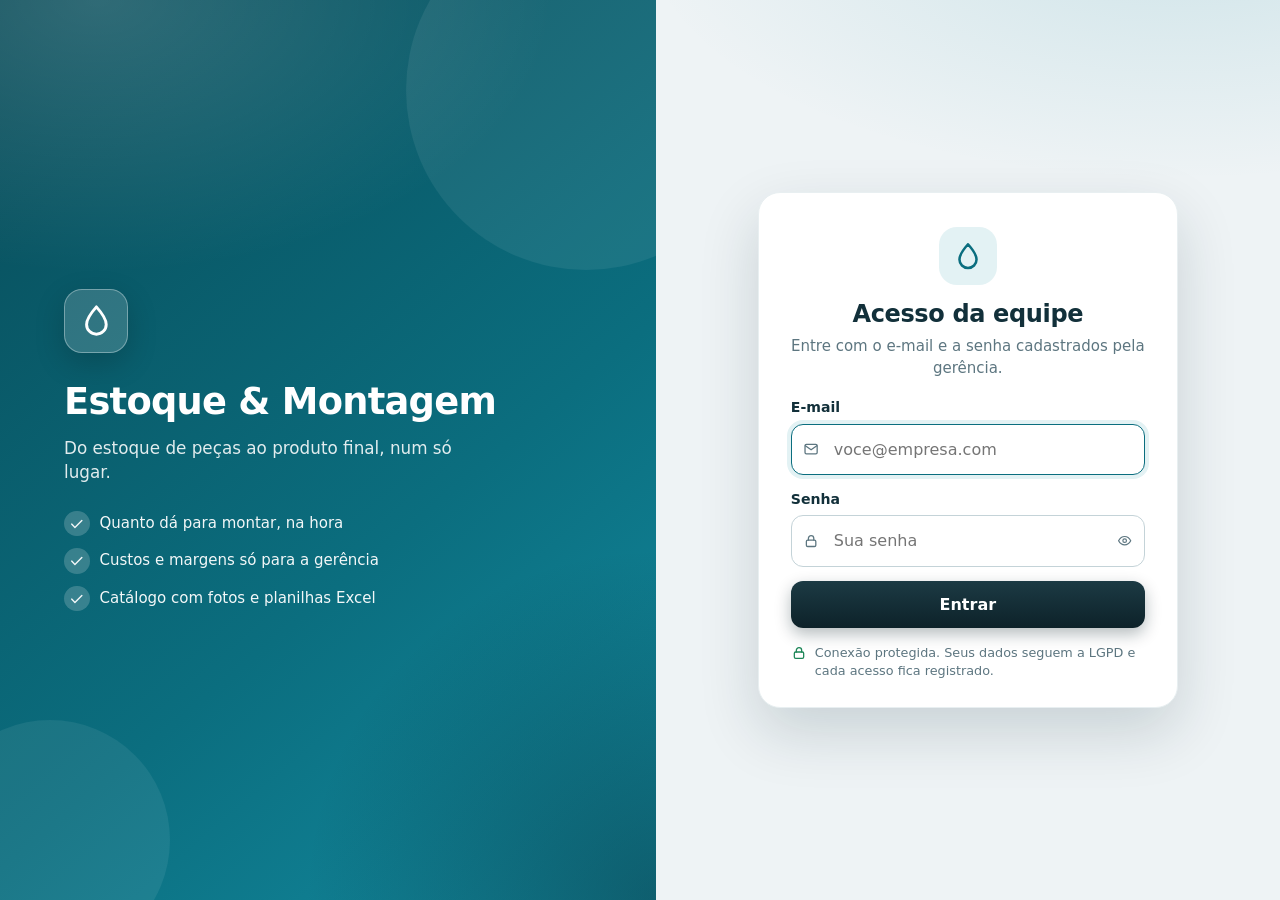
<file: index.html>
<!doctype html>
<html lang="pt-BR">
  <head>
    <meta charset="utf-8" />
    <meta name="viewport" content="width=device-width, initial-scale=1" />
    <meta name="robots" content="noindex, nofollow" />
    <meta name="theme-color" content="#084b58" />
    <title>Estoque &amp; Montagem</title>
    <meta name="description" content="Controle de estoque de peças e cálculo de montagem de torneiras, duchas e acessórios." />
    <link rel="icon" href="data:image/svg+xml,%3Csvg xmlns='http://www.w3.org/2000/svg' viewBox='0 0 32 32'%3E%3Crect width='32' height='32' rx='8' fill='%230b6e7f'/%3E%3Cpath d='M16 6S9.5 13.4 9.5 18a6.5 6.5 0 0 0 13 0C22.5 13.4 16 6 16 6z' fill='%23fff'/%3E%3C/svg%3E" />
    <script src="js/boot-theme.js"></script>
    <link rel="stylesheet" href="css/style.css" />
  </head>
  <body data-screen="loading">
    <div id="boot" class="boot" aria-hidden="true"><span class="spinner big"></span></div>

    <div id="login-screen"></div>

    <div id="app">
      <aside id="sidebar" class="sidebar" aria-label="Menu principal">
        <div class="sb-head">
          <div class="brand">
            <svg class="logo" viewBox="0 0 32 32" aria-hidden="true">
              <path d="M16 3C16 3 6 14.2 6 20.5a10 10 0 0 0 20 0C26 14.2 16 3 16 3z" fill="currentColor" opacity=".95" />
              <path d="M11.5 20.8a4.6 4.6 0 0 0 4.2 4.4" fill="none" stroke="#0b4f5c" stroke-width="2" stroke-linecap="round" />
            </svg>
            <strong class="sb-label">Estoque &amp; Montagem</strong>
          </div>
          <button class="sb-toggle" data-action="sb-toggle" id="sb-toggle" aria-label="Recolher menu" title="Recolher ou expandir o menu"></button>
        </div>
        <div class="sb-section sb-label">Menu</div>
        <nav id="tabs" class="side-nav" aria-label="Seções"></nav>
        <div class="sb-bottom">
          <div id="userbox" class="userbox"></div>
        </div>
      </aside>
      <div id="sb-scrim" class="sb-scrim" data-action="sb-close"></div>
      <div class="shell">
        <header class="topbar">
          <button class="icon-top sb-open-btn" data-action="sb-open" aria-label="Abrir menu" id="sb-open"></button>
          <div class="top-title" id="top-title"></div>
          <div class="top-right" id="top-right"></div>
        </header>
        <div id="subtabs" class="subtabs-wrap"></div>
        <main id="view"></main>
        <footer class="foot" id="foot"></footer>
      </div>
    </div>

    <dialog id="modal"></dialog>
    <dialog id="confirm" class="confirm"></dialog>
    <dialog id="lightbox" class="lightbox"></dialog>
    <div id="toast" role="status" aria-live="polite"></div>
    <input type="file" id="photo-input" accept="image/*" hidden />
    <input type="file" id="json-input" accept="application/json" hidden />

    <script src="js/config.js"></script>
    <script src="js/company.js"></script>
    <script src="js/validators.js"></script>
    <script src="js/data.js"></script>
    <script src="js/logic.js"></script>
    <script src="js/ui.js"></script>
    <script src="js/images.js"></script>
    <script src="js/xlsx-lite.js"></script>
    <script src="js/sheets.js"></script>
    <script src="js/auth.js"></script>
    <script src="js/store.js"></script>
    <script src="js/supabase.js"></script>
    <script src="js/app.js"></script>
    <script src="js/views-sheets.js"></script>
    <script src="js/views-extra.js"></script>
    <script src="js/views-recebimento.js"></script>
    <script src="js/views-orders.js"></script>
    <script src="js/views-montados.js"></script>
    <script src="js/views-moves.js"></script>
    <script src="js/views-calendar.js"></script>
    <script src="js/views-hoje.js"></script>
    <script src="js/views-users.js"></script>
    <script src="js/views-loja.js"></script>
    <script src="js/views-security.js"></script>
    <script src="js/boot-app.js"></script>
  </body>
</html>
</file>
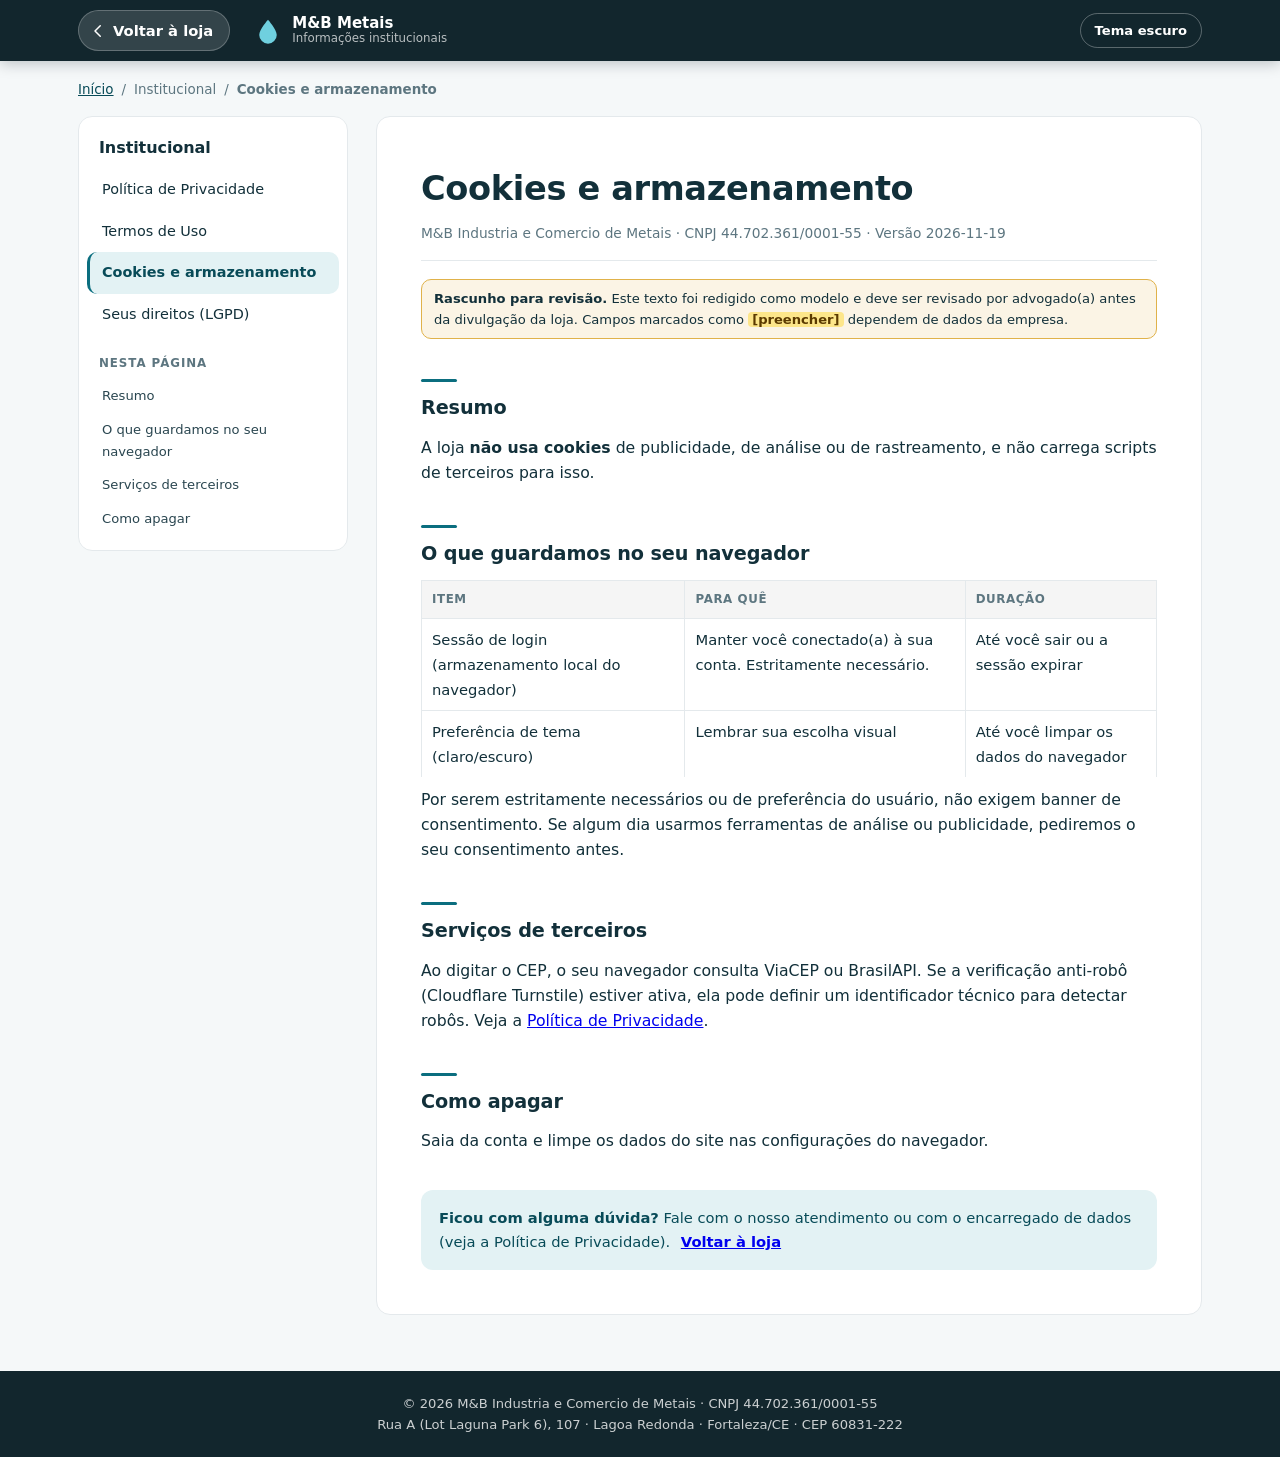
<file: cookies.html>
<!doctype html>
<html lang="pt-BR">
  <head>
    <meta charset="utf-8" />
    <meta name="viewport" content="width=device-width, initial-scale=1" />
    <title>Cookies e armazenamento | M&amp;B Metais</title>
    <meta name="robots" content="noindex, nofollow" />
    <script src="js/boot-theme.js"></script>
    <link rel="stylesheet" href="css/style.css" />
    <link rel="stylesheet" href="css/loja.css" />
  </head>
  <body class="loja">
    <div class="legal-top"><a href="loja">&larr; Voltar à loja</a><span class="muted">Versão <span data-version></span></span></div>
    <main class="legal">
      <h1>Cookies e armazenamento</h1>
      <p class="muted"><span data-co="name"></span> · CNPJ <span data-co="cnpj"></span></p>
      <p class="draft"><b>Rascunho para revisão.</b> Este texto foi redigido como modelo e deve ser revisado por advogado(a) antes da divulgação da loja. Campos marcados como <span class="todo">[preencher]</span> dependem de dados da empresa.</p>

      <h2>Resumo</h2>
      <p>A loja <b>não usa cookies</b> de publicidade, de análise ou de rastreamento, e não carrega scripts de terceiros para isso.</p>

      <h2>O que guardamos no seu navegador</h2>
      <table>
        <tr><th>Item</th><th>Para quê</th><th>Duração</th></tr>
        <tr><td>Sessão de login (armazenamento local do navegador)</td><td>Manter você conectado(a) à sua conta. Estritamente necessário.</td><td>Até você sair ou a sessão expirar</td></tr>
        <tr><td>Preferência de tema (claro/escuro)</td><td>Lembrar sua escolha visual</td><td>Até você limpar os dados do navegador</td></tr>
      </table>
      <p>Por serem estritamente necessários ou de preferência do usuário, não exigem banner de consentimento. Se algum dia usarmos ferramentas de análise ou publicidade, pediremos o seu consentimento antes.</p>

      <h2>Serviços de terceiros</h2>
      <p>Ao digitar o CEP, o seu navegador consulta ViaCEP ou BrasilAPI. Se a verificação anti-robô (Cloudflare Turnstile) estiver ativa, ela pode definir um identificador técnico para detectar robôs. Veja a <a href="privacidade">Política de Privacidade</a>.</p>

      <h2>Como apagar</h2>
      <p>Saia da conta e limpe os dados do site nas configurações do navegador.</p>
    </main>
    <script src="js/company.js"></script>
    <script src="js/legal.js"></script>
  </body>
</html>
</file>
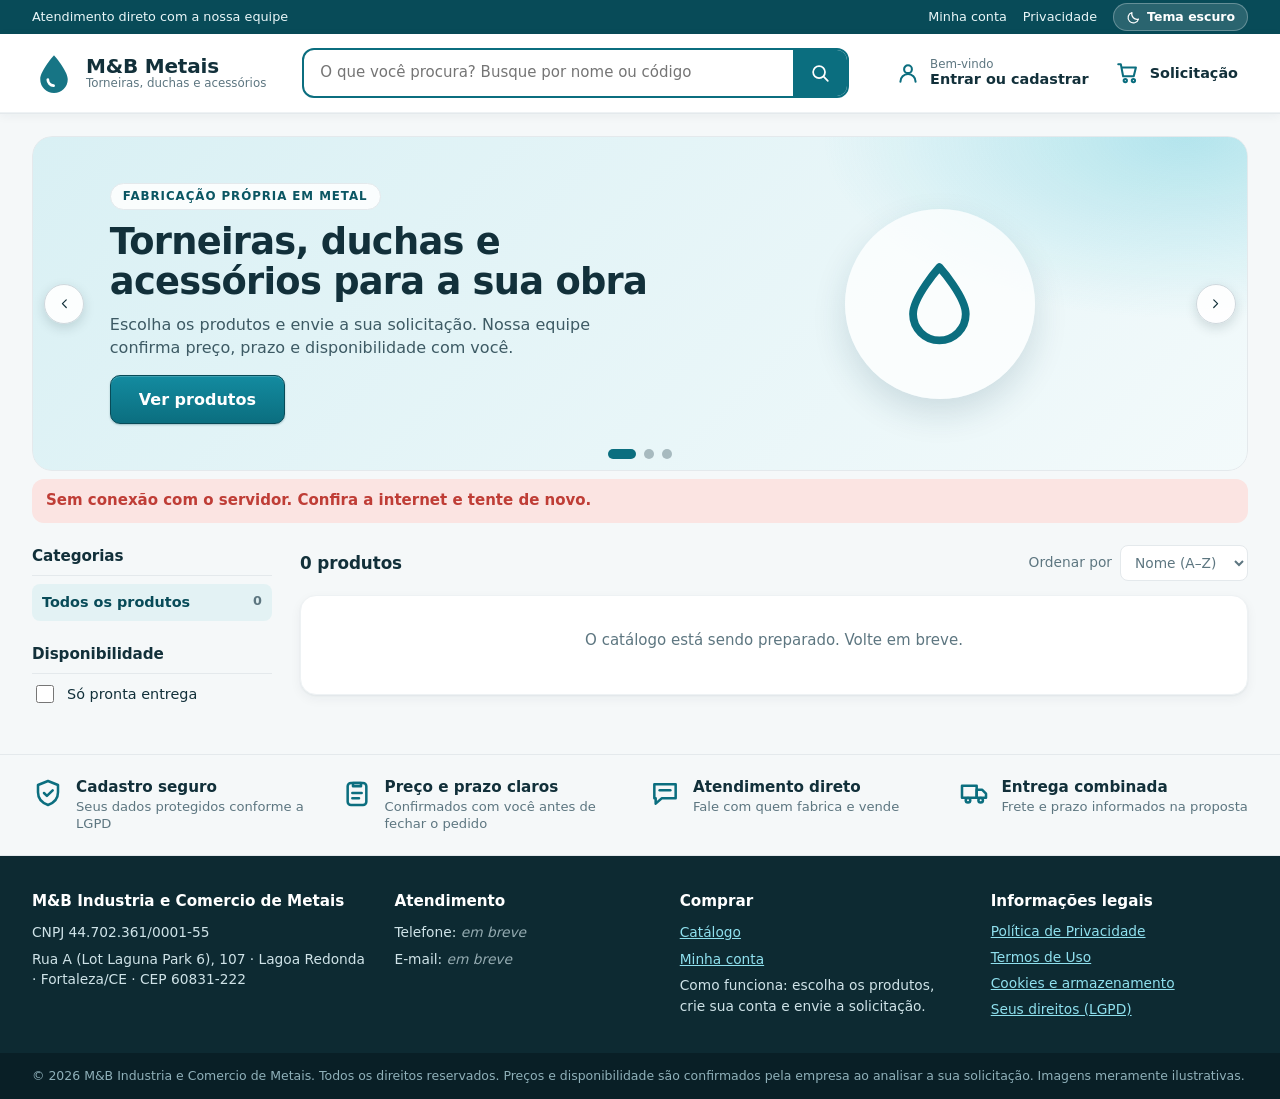
<file: loja.html>
<!doctype html>
<html lang="pt-BR">
  <head>
    <meta charset="utf-8" />
    <meta name="viewport" content="width=device-width, initial-scale=1" />
    <meta name="theme-color" content="#084b58" />
    <title>Catálogo | M&amp;B Metais</title>
    <meta name="description" content="Catálogo de torneiras, duchas e acessórios da M&B Metais. Cadastre-se e envie sua solicitação de pedido." />
    <link rel="icon" href="data:image/svg+xml,%3Csvg xmlns='http://www.w3.org/2000/svg' viewBox='0 0 32 32'%3E%3Crect width='32' height='32' rx='8' fill='%230b6e7f'/%3E%3Cpath d='M16 6S9.5 13.4 9.5 18a6.5 6.5 0 0 0 13 0C22.5 13.4 16 6 16 6z' fill='%23fff'/%3E%3C/svg%3E" />
    <script src="js/boot-theme.js"></script>
    <link rel="stylesheet" href="css/style.css" />
    <link rel="stylesheet" href="css/loja.css" />
  </head>
  <body class="loja">
    <a class="skip" href="#lj-main">Ir para o conteúdo</a>
    <div class="lj-util">
      <div class="lj-wrap">
        <span id="lj-util-msg">Atendimento direto com a nossa equipe</span>
        <nav aria-label="Atalhos">
          <a href="#/conta" data-act="account">Minha conta</a>
          <a href="privacidade">Privacidade</a>
          <button class="lj-theme" data-act="theme" id="lj-theme" aria-label="Alternar tema claro e escuro"></button>
        </nav>
      </div>
    </div>
    <header class="lj-top">
      <div class="lj-wrap lj-head">
        <a class="lj-brand" href="#/" data-act="home" aria-label="M&B Metais, início">
          <svg class="logo" viewBox="0 0 32 32" aria-hidden="true">
            <path d="M16 3C16 3 6 14.2 6 20.5a10 10 0 0 0 20 0C26 14.2 16 3 16 3z" fill="currentColor" opacity=".95" />
            <path d="M11.5 20.8a4.6 4.6 0 0 0 4.2 4.4" fill="none" stroke="#fff" stroke-width="2" stroke-linecap="round" />
          </svg>
          <span><b>M&amp;B Metais</b><small>Torneiras, duchas e acessórios</small></span>
        </a>
        <form class="lj-search" id="lj-searchform" role="search">
          <input id="lj-q" type="search" placeholder="O que você procura? Busque por nome ou código" aria-label="Buscar produto" autocomplete="off" />
          <button type="submit" id="lj-go" aria-label="Buscar"></button>
        </form>
        <nav class="lj-actions" aria-label="Ações">
          <button class="lj-act" data-act="account" id="lj-account"></button>
          <button class="lj-act cart" data-act="cart" id="lj-cart" aria-label="Abrir a solicitação"></button>
        </nav>
      </div>
      <div class="lj-catnav" id="lj-catnav" aria-label="Categorias"></div>
    </header>

    <main id="lj-main" tabindex="-1"></main>
    <footer id="lj-foot" class="lj-foot"></footer>
    <a id="lj-wa" class="lj-wa" hidden target="_blank" rel="noopener" aria-label="Falar pelo WhatsApp"></a>

    <dialog id="modal"></dialog>
    <dialog id="drawer" class="drawer" aria-label="Minha solicitação"></dialog>
    <dialog id="confirm" class="confirm"></dialog>
    <div id="toast" role="status" aria-live="polite"></div>

    <script src="js/config.js"></script>
    <script src="js/company.js"></script>
    <script src="js/validators.js"></script>
    <script src="js/ui.js"></script>
    <script src="js/loja.js"></script>
  </body>
</html>
</file>
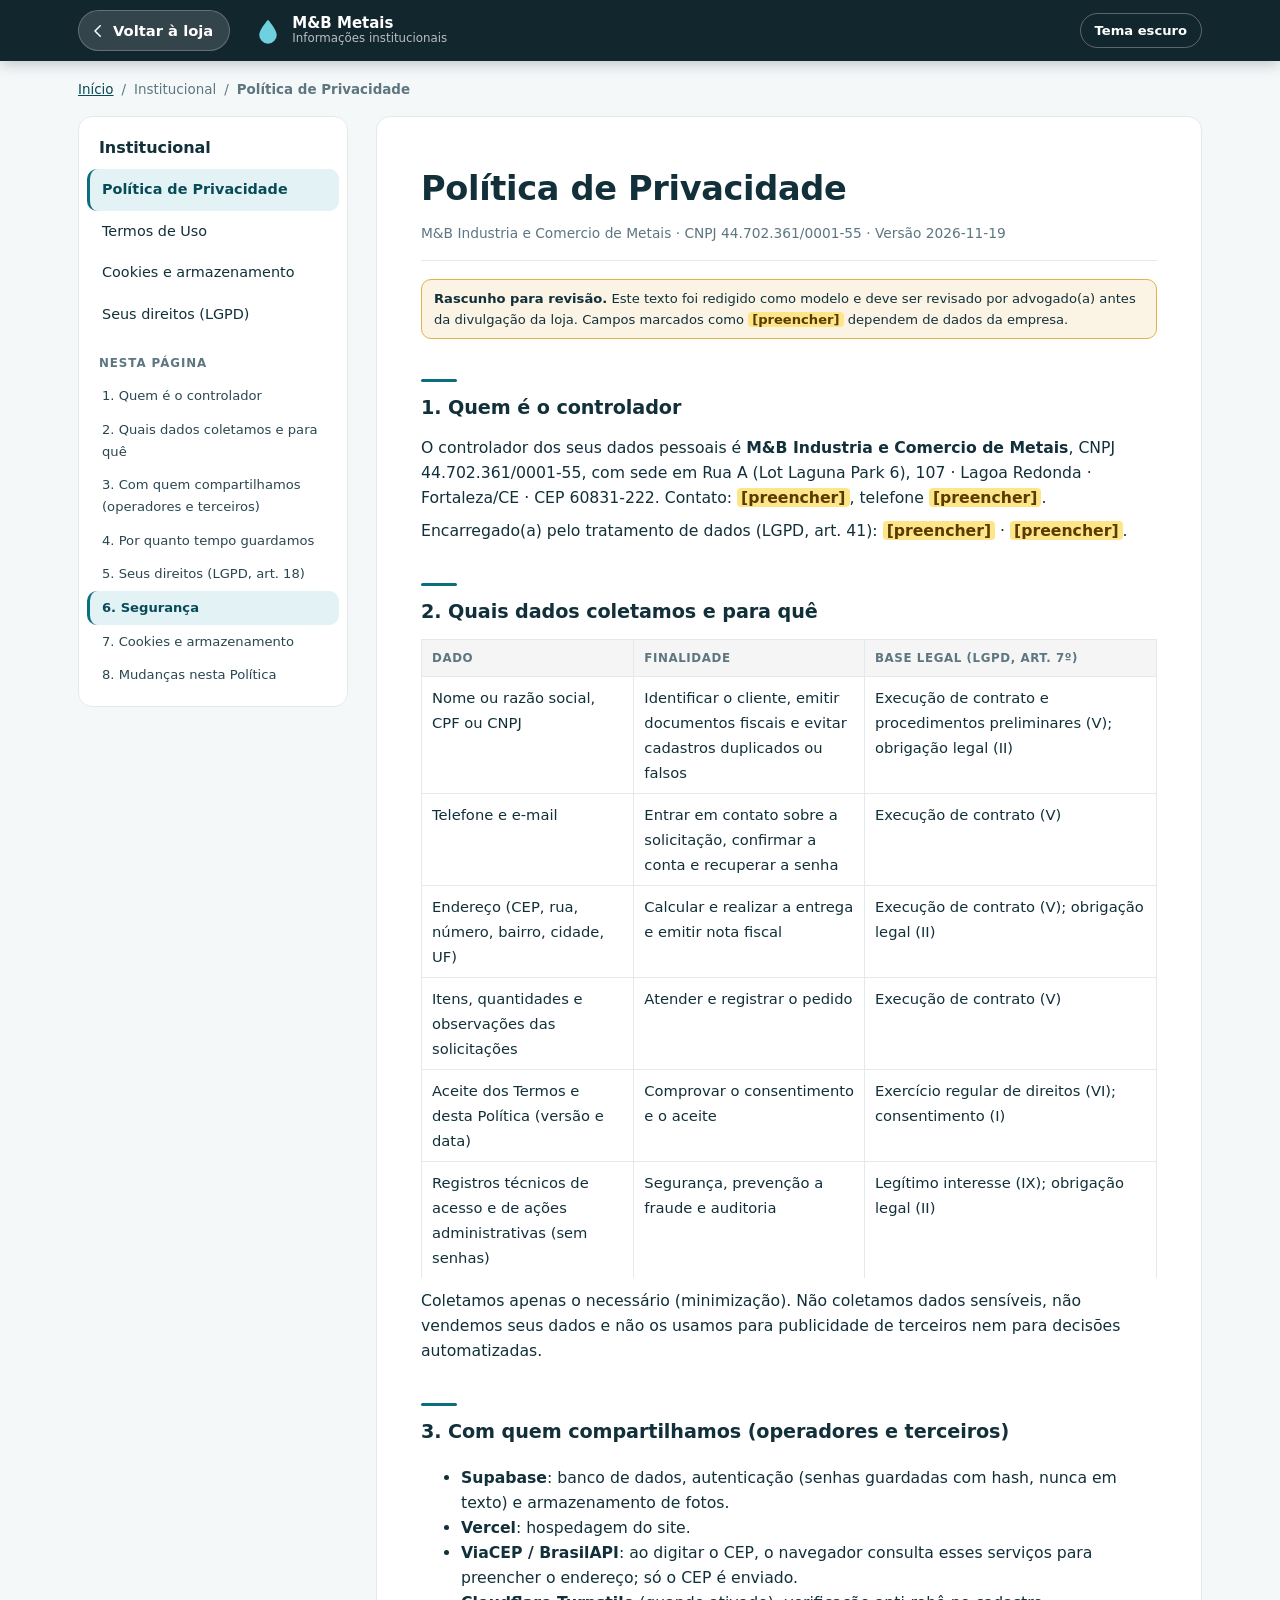
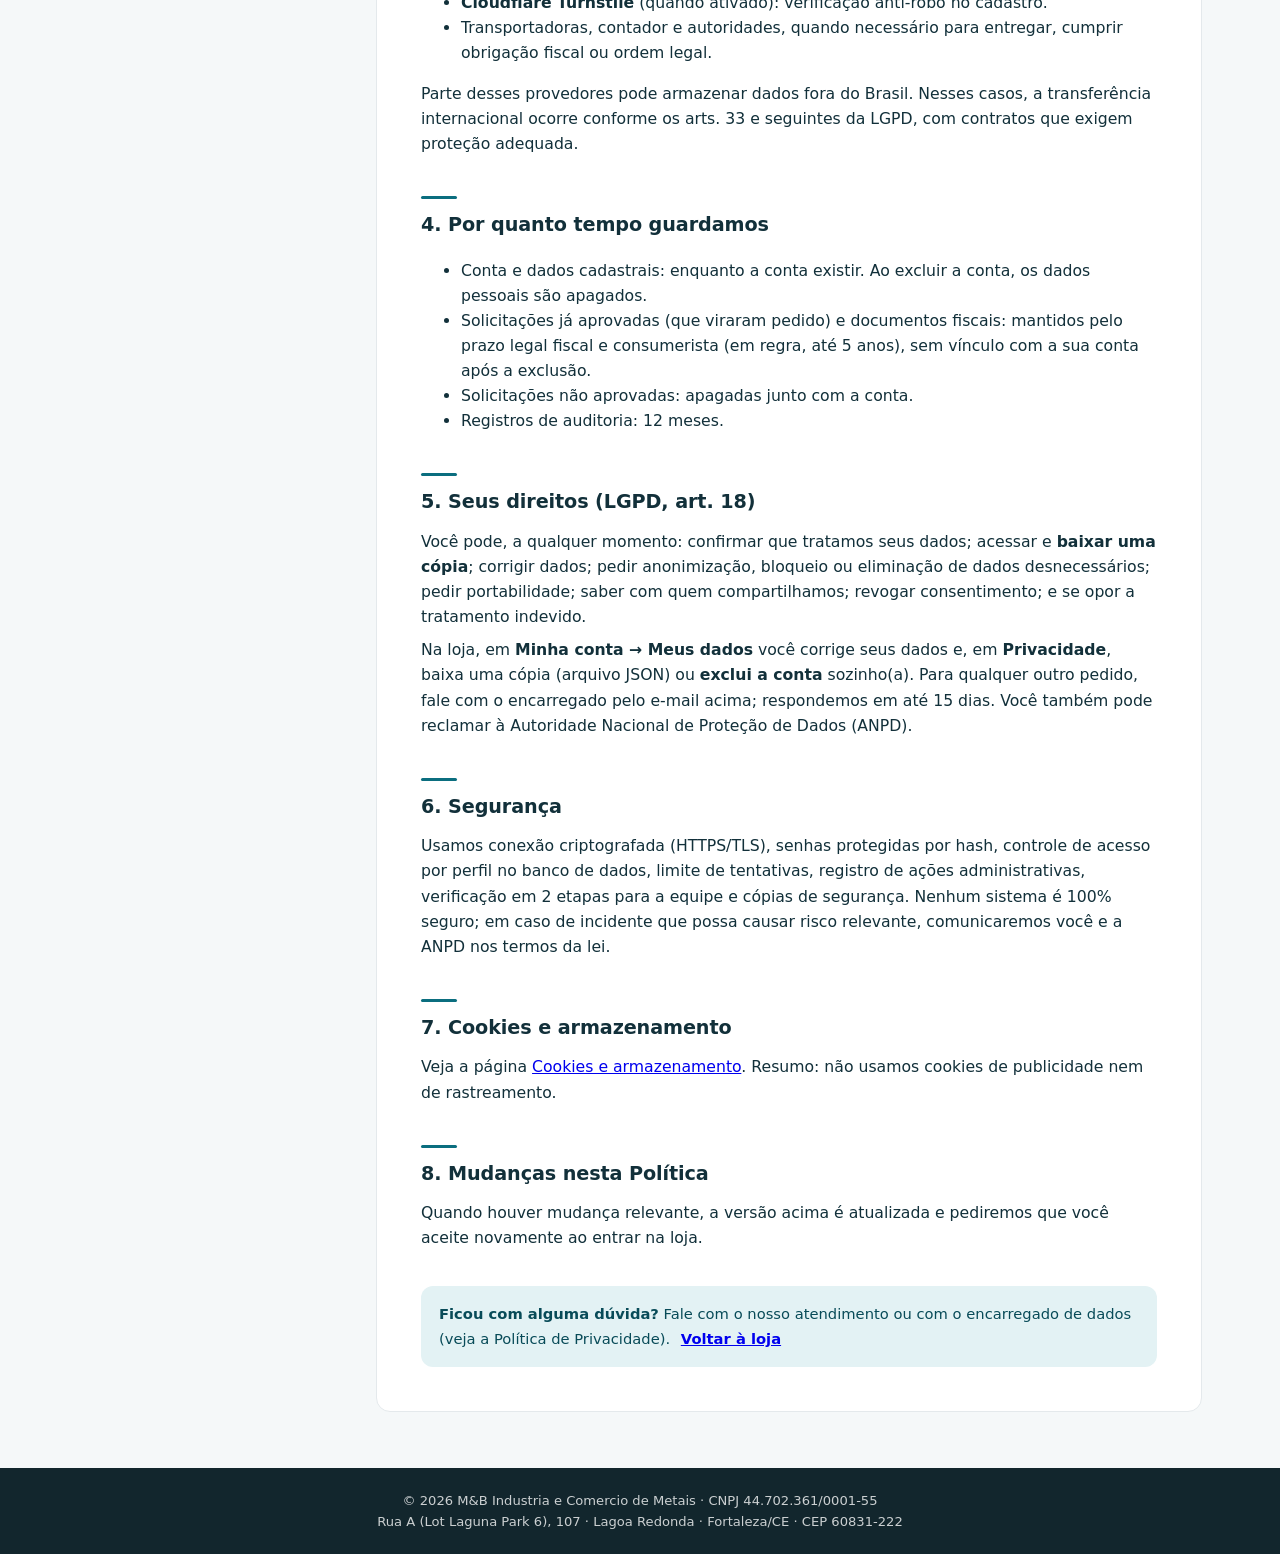
<file: privacidade.html>
<!doctype html>
<html lang="pt-BR">
  <head>
    <meta charset="utf-8" />
    <meta name="viewport" content="width=device-width, initial-scale=1" />
    <title>Política de Privacidade | M&amp;B Metais</title>
    <meta name="robots" content="noindex, nofollow" />
    <script src="js/boot-theme.js"></script>
    <link rel="stylesheet" href="css/style.css" />
    <link rel="stylesheet" href="css/loja.css" />
  </head>
  <body class="loja">
    <div class="legal-top"><a href="loja">&larr; Voltar à loja</a><span class="muted">Versão <span data-version></span></span></div>
    <main class="legal">
      <h1>Política de Privacidade</h1>
      <p class="muted"><span data-co="name"></span> · CNPJ <span data-co="cnpj"></span></p>
      <p class="draft"><b>Rascunho para revisão.</b> Este texto foi redigido como modelo e deve ser revisado por advogado(a) antes da divulgação da loja. Campos marcados como <span class="todo">[preencher]</span> dependem de dados da empresa.</p>

      <h2>1. Quem é o controlador</h2>
      <p>O controlador dos seus dados pessoais é <b data-co="name"></b>, CNPJ <span data-co="cnpj"></span>, com sede em <span data-co="address"></span>. Contato: <span data-co-mail="email"></span>, telefone <span data-co="phone"></span>.</p>
      <p>Encarregado(a) pelo tratamento de dados (LGPD, art. 41): <span data-co="dpoName"></span> · <span data-co-mail="dpoEmail"></span>.</p>

      <h2>2. Quais dados coletamos e para quê</h2>
      <table>
        <tr><th>Dado</th><th>Finalidade</th><th>Base legal (LGPD, art. 7º)</th></tr>
        <tr><td>Nome ou razão social, CPF ou CNPJ</td><td>Identificar o cliente, emitir documentos fiscais e evitar cadastros duplicados ou falsos</td><td>Execução de contrato e procedimentos preliminares (V); obrigação legal (II)</td></tr>
        <tr><td>Telefone e e-mail</td><td>Entrar em contato sobre a solicitação, confirmar a conta e recuperar a senha</td><td>Execução de contrato (V)</td></tr>
        <tr><td>Endereço (CEP, rua, número, bairro, cidade, UF)</td><td>Calcular e realizar a entrega e emitir nota fiscal</td><td>Execução de contrato (V); obrigação legal (II)</td></tr>
        <tr><td>Itens, quantidades e observações das solicitações</td><td>Atender e registrar o pedido</td><td>Execução de contrato (V)</td></tr>
        <tr><td>Aceite dos Termos e desta Política (versão e data)</td><td>Comprovar o consentimento e o aceite</td><td>Exercício regular de direitos (VI); consentimento (I)</td></tr>
        <tr><td>Registros técnicos de acesso e de ações administrativas (sem senhas)</td><td>Segurança, prevenção a fraude e auditoria</td><td>Legítimo interesse (IX); obrigação legal (II)</td></tr>
      </table>
      <p>Coletamos apenas o necessário (minimização). Não coletamos dados sensíveis, não vendemos seus dados e não os usamos para publicidade de terceiros nem para decisões automatizadas.</p>

      <h2>3. Com quem compartilhamos (operadores e terceiros)</h2>
      <ul>
        <li><b>Supabase</b>: banco de dados, autenticação (senhas guardadas com hash, nunca em texto) e armazenamento de fotos.</li>
        <li><b>Vercel</b>: hospedagem do site.</li>
        <li><b>ViaCEP / BrasilAPI</b>: ao digitar o CEP, o navegador consulta esses serviços para preencher o endereço; só o CEP é enviado.</li>
        <li><b>Cloudflare Turnstile</b> (quando ativado): verificação anti-robô no cadastro.</li>
        <li>Transportadoras, contador e autoridades, quando necessário para entregar, cumprir obrigação fiscal ou ordem legal.</li>
      </ul>
      <p>Parte desses provedores pode armazenar dados fora do Brasil. Nesses casos, a transferência internacional ocorre conforme os arts. 33 e seguintes da LGPD, com contratos que exigem proteção adequada.</p>

      <h2>4. Por quanto tempo guardamos</h2>
      <ul>
        <li>Conta e dados cadastrais: enquanto a conta existir. Ao excluir a conta, os dados pessoais são apagados.</li>
        <li>Solicitações já aprovadas (que viraram pedido) e documentos fiscais: mantidos pelo prazo legal fiscal e consumerista (em regra, até 5 anos), sem vínculo com a sua conta após a exclusão.</li>
        <li>Solicitações não aprovadas: apagadas junto com a conta.</li>
        <li>Registros de auditoria: 12 meses.</li>
      </ul>

      <h2 id="direitos">5. Seus direitos (LGPD, art. 18)</h2>
      <p>Você pode, a qualquer momento: confirmar que tratamos seus dados; acessar e <b>baixar uma cópia</b>; corrigir dados; pedir anonimização, bloqueio ou eliminação de dados desnecessários; pedir portabilidade; saber com quem compartilhamos; revogar consentimento; e se opor a tratamento indevido.</p>
      <p>Na loja, em <b>Minha conta &rarr; Meus dados</b> você corrige seus dados e, em <b>Privacidade</b>, baixa uma cópia (arquivo JSON) ou <b>exclui a conta</b> sozinho(a). Para qualquer outro pedido, fale com o encarregado pelo e-mail acima; respondemos em até 15 dias. Você também pode reclamar à Autoridade Nacional de Proteção de Dados (ANPD).</p>

      <h2>6. Segurança</h2>
      <p>Usamos conexão criptografada (HTTPS/TLS), senhas protegidas por hash, controle de acesso por perfil no banco de dados, limite de tentativas, registro de ações administrativas, verificação em 2 etapas para a equipe e cópias de segurança. Nenhum sistema é 100% seguro; em caso de incidente que possa causar risco relevante, comunicaremos você e a ANPD nos termos da lei.</p>

      <h2>7. Cookies e armazenamento</h2>
      <p>Veja a página <a href="cookies">Cookies e armazenamento</a>. Resumo: não usamos cookies de publicidade nem de rastreamento.</p>

      <h2>8. Mudanças nesta Política</h2>
      <p>Quando houver mudança relevante, a versão acima é atualizada e pediremos que você aceite novamente ao entrar na loja.</p>
    </main>
    <script src="js/company.js"></script>
    <script src="js/legal.js"></script>
  </body>
</html>
</file>
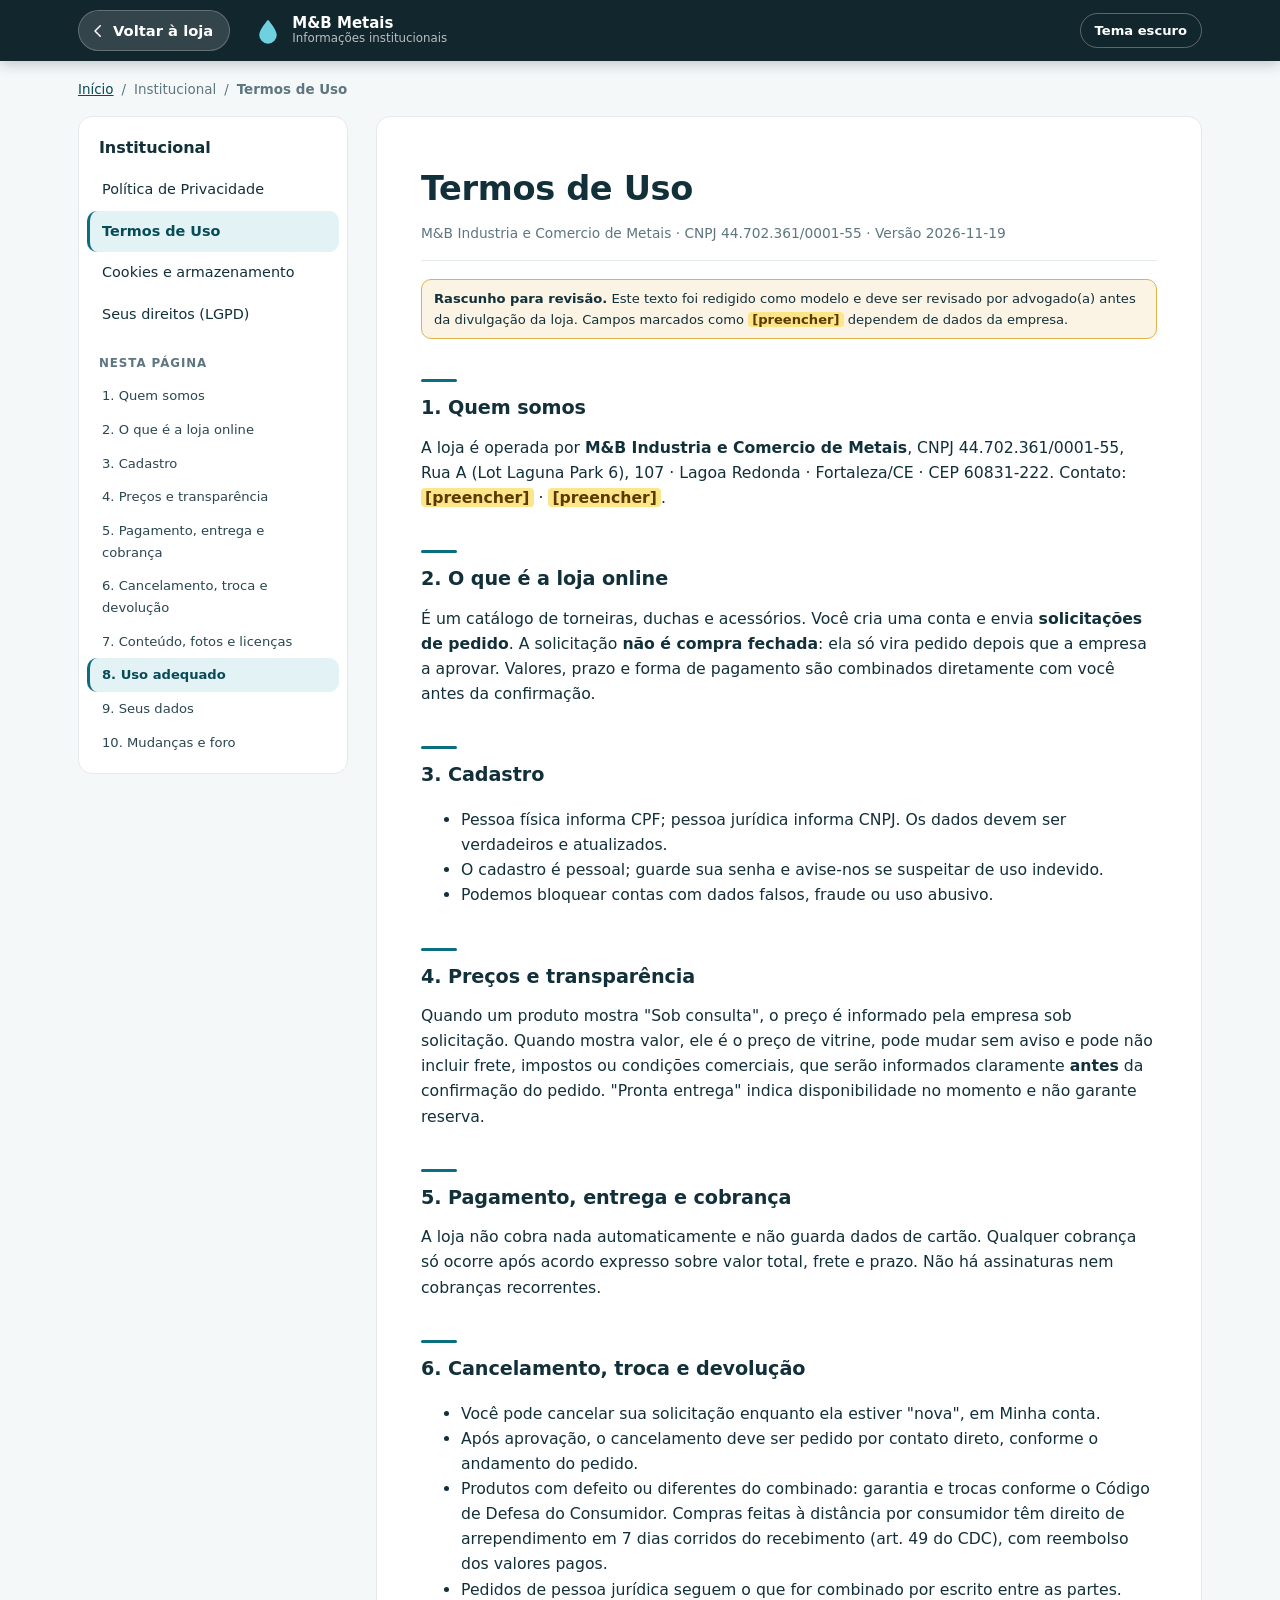
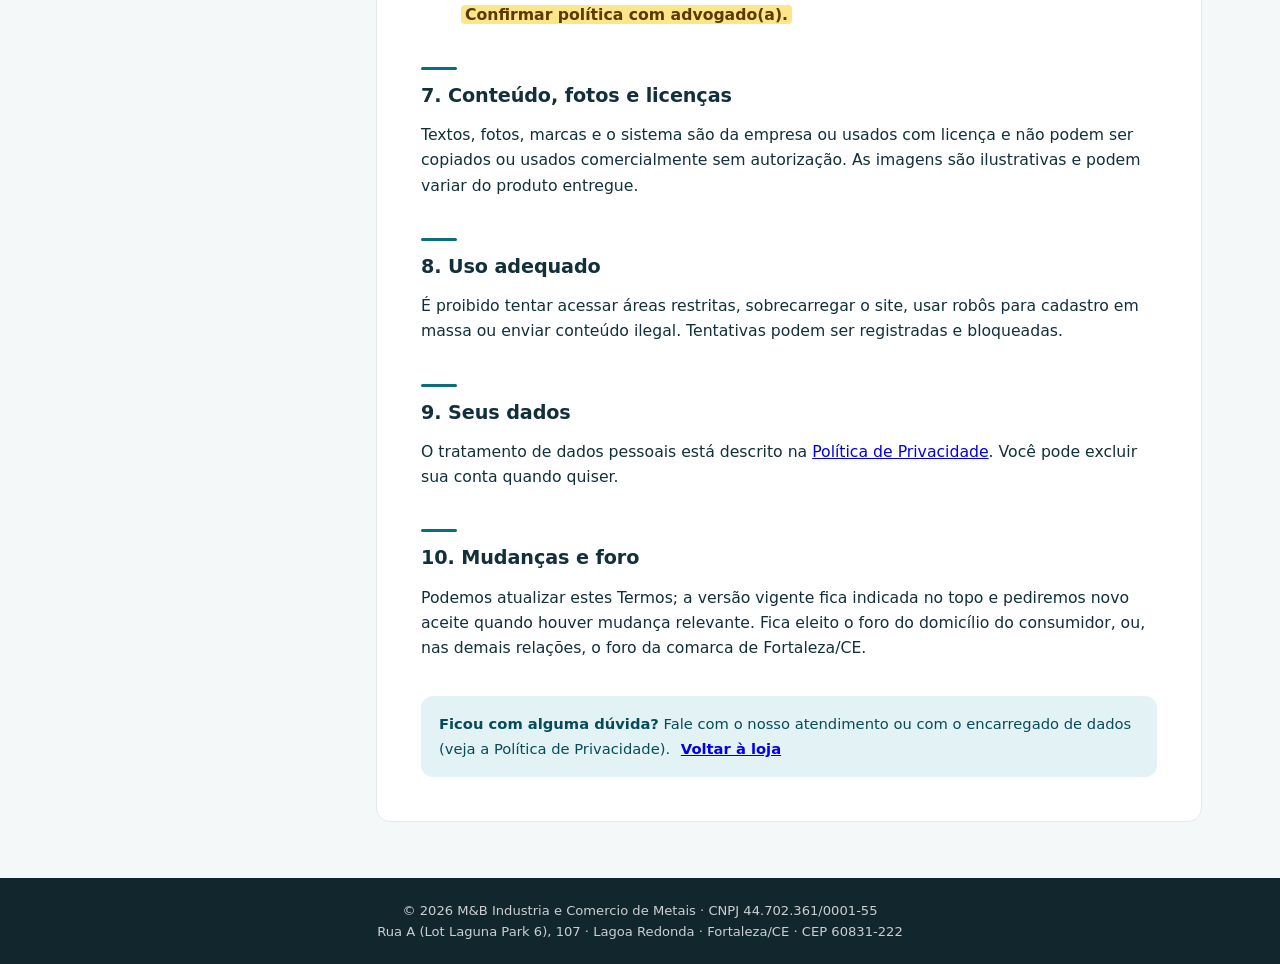
<file: termos.html>
<!doctype html>
<html lang="pt-BR">
  <head>
    <meta charset="utf-8" />
    <meta name="viewport" content="width=device-width, initial-scale=1" />
    <title>Termos de Uso | M&amp;B Metais</title>
    <meta name="robots" content="noindex, nofollow" />
    <script src="js/boot-theme.js"></script>
    <link rel="stylesheet" href="css/style.css" />
    <link rel="stylesheet" href="css/loja.css" />
  </head>
  <body class="loja">
    <div class="legal-top"><a href="loja">&larr; Voltar à loja</a><span class="muted">Versão <span data-version></span></span></div>
    <main class="legal">
      <h1>Termos de Uso</h1>
      <p class="muted"><span data-co="name"></span> · CNPJ <span data-co="cnpj"></span></p>
      <p class="draft"><b>Rascunho para revisão.</b> Este texto foi redigido como modelo e deve ser revisado por advogado(a) antes da divulgação da loja. Campos marcados como <span class="todo">[preencher]</span> dependem de dados da empresa.</p>

      <h2>1. Quem somos</h2>
      <p>A loja é operada por <b data-co="name"></b>, CNPJ <span data-co="cnpj"></span>, <span data-co="address"></span>. Contato: <span data-co-mail="email"></span> · <span data-co="phone"></span>.</p>

      <h2>2. O que é a loja online</h2>
      <p>É um catálogo de torneiras, duchas e acessórios. Você cria uma conta e envia <b>solicitações de pedido</b>. A solicitação <b>não é compra fechada</b>: ela só vira pedido depois que a empresa a aprovar. Valores, prazo e forma de pagamento são combinados diretamente com você antes da confirmação.</p>

      <h2>3. Cadastro</h2>
      <ul>
        <li>Pessoa física informa CPF; pessoa jurídica informa CNPJ. Os dados devem ser verdadeiros e atualizados.</li>
        <li>O cadastro é pessoal; guarde sua senha e avise-nos se suspeitar de uso indevido.</li>
        <li>Podemos bloquear contas com dados falsos, fraude ou uso abusivo.</li>
      </ul>

      <h2>4. Preços e transparência</h2>
      <p>Quando um produto mostra "Sob consulta", o preço é informado pela empresa sob solicitação. Quando mostra valor, ele é o preço de vitrine, pode mudar sem aviso e pode não incluir frete, impostos ou condições comerciais, que serão informados claramente <b>antes</b> da confirmação do pedido. "Pronta entrega" indica disponibilidade no momento e não garante reserva.</p>

      <h2>5. Pagamento, entrega e cobrança</h2>
      <p>A loja não cobra nada automaticamente e não guarda dados de cartão. Qualquer cobrança só ocorre após acordo expresso sobre valor total, frete e prazo. Não há assinaturas nem cobranças recorrentes.</p>

      <h2>6. Cancelamento, troca e devolução</h2>
      <ul>
        <li>Você pode cancelar sua solicitação enquanto ela estiver "nova", em Minha conta.</li>
        <li>Após aprovação, o cancelamento deve ser pedido por contato direto, conforme o andamento do pedido.</li>
        <li>Produtos com defeito ou diferentes do combinado: garantia e trocas conforme o Código de Defesa do Consumidor. Compras feitas à distância por consumidor têm direito de arrependimento em 7 dias corridos do recebimento (art. 49 do CDC), com reembolso dos valores pagos.</li>
        <li>Pedidos de pessoa jurídica seguem o que for combinado por escrito entre as partes. <span class="todo">Confirmar política com advogado(a).</span></li>
      </ul>

      <h2>7. Conteúdo, fotos e licenças</h2>
      <p>Textos, fotos, marcas e o sistema são da empresa ou usados com licença e não podem ser copiados ou usados comercialmente sem autorização. As imagens são ilustrativas e podem variar do produto entregue.</p>

      <h2>8. Uso adequado</h2>
      <p>É proibido tentar acessar áreas restritas, sobrecarregar o site, usar robôs para cadastro em massa ou enviar conteúdo ilegal. Tentativas podem ser registradas e bloqueadas.</p>

      <h2>9. Seus dados</h2>
      <p>O tratamento de dados pessoais está descrito na <a href="privacidade">Política de Privacidade</a>. Você pode excluir sua conta quando quiser.</p>

      <h2>10. Mudanças e foro</h2>
      <p>Podemos atualizar estes Termos; a versão vigente fica indicada no topo e pediremos novo aceite quando houver mudança relevante. Fica eleito o foro do domicílio do consumidor, ou, nas demais relações, o foro da comarca de Fortaleza/CE.</p>
    </main>
    <script src="js/company.js"></script>
    <script src="js/legal.js"></script>
  </body>
</html>
</file>
<file: css/style.css>
/* =====================================================================
   Estoque & Montagem: visual
   ===================================================================== */
:root {
  --ink: #12303a;
  --ink-soft: #2a4650;
  --muted: #5d7680;
  --bg: #eef3f5;
  --card: #ffffff;
  --line: #dbe4e7;
  --line-soft: #e8eff1;
  --brand: #0b6e7f;
  --brand-2: #138ba0;
  --brand-dark: #084b58;
  --brand-soft: #e3f2f4;
  --ok: #1d8657;
  --ok-soft: #e1f4ea;
  --warn: #b9770e;
  --warn-soft: #fcf0d9;
  --bad: #bf3d36;
  --bad-soft: #fbe4e2;
  --radius: 16px;
  --radius-sm: 10px;
  --shadow-xs: 0 1px 2px rgba(14, 44, 54, 0.06);
  --shadow-sm: 0 1px 2px rgba(14, 44, 54, 0.05), 0 4px 12px rgba(14, 44, 54, 0.05);
  --shadow-md: 0 2px 4px rgba(14, 44, 54, 0.05), 0 10px 26px rgba(14, 44, 54, 0.09);
  --brand-ink: #084b58;
  --field: #ffffff;
  --line-strong: #c4d3d8;
  --th: #f7fafb;
  --hover: #f8fbfc;
  --soft: #fbfdfd;
  --media: #e6eef0;
  --topbar-bg: rgba(255, 255, 255, 0.82);
  --side-a: #0a5463;
  --side-b: #083e4b;
  --side-line: rgba(255, 255, 255, 0.12);
  --side-ink: #eaf7fa;
  --side-muted: rgba(234, 247, 250, 0.7);
  --shadow-lg: 0 4px 8px rgba(14, 44, 54, 0.06), 0 24px 60px rgba(8, 40, 50, 0.22);
  --ease: cubic-bezier(0.2, 0.7, 0.2, 1);
  font-family: Inter, "Segoe UI", system-ui, -apple-system, "Helvetica Neue", Arial, sans-serif;
  color: var(--ink);
}

* { box-sizing: border-box; }
html { -webkit-text-size-adjust: 100%; scroll-behavior: smooth; }
body {
  margin: 0;
  background:
    radial-gradient(900px 420px at 92% -8%, rgba(19, 139, 160, 0.14), transparent 60%),
    radial-gradient(700px 380px at -5% 12%, rgba(11, 110, 127, 0.08), transparent 60%),
    var(--bg);
  background-attachment: fixed;
  line-height: 1.45;
  font-size: 15px;
  -webkit-font-smoothing: antialiased;
}
h1 { font-size: 1.55rem; margin: 0 0 4px; letter-spacing: -0.015em; }
h2 { font-size: 1.1rem; margin: 0 0 10px; letter-spacing: -0.005em; }
h3 { font-size: 1rem; margin: 0; }
p { margin: 0 0 8px; }
.muted { color: var(--muted); }
.hint { color: var(--muted); font-size: 0.85rem; }
.num { font-variant-numeric: tabular-nums; }
.right { text-align: right; }
.ico { width: 1.15em; height: 1.15em; flex: none; vertical-align: -0.2em; }

/* ---------- telas ---------- */
#app, #login-screen, #boot { display: none; }
body[data-screen="app"] #app { display: block; }
body[data-screen="login"] #login-screen { display: grid; }
body[data-screen="loading"] #boot { display: grid; }
.boot { position: fixed; inset: 0; place-items: center; }

/* ---------- carregando ---------- */
.spinner {
  display: inline-block; width: 18px; height: 18px; vertical-align: -3px; margin-right: 6px;
  border: 2.5px solid rgba(11, 110, 127, 0.22); border-top-color: var(--brand); border-radius: 50%;
  animation: spin 0.7s linear infinite;
}
.spinner.big { width: 38px; height: 38px; border-width: 4px; margin: 0; }
.loading { text-align: center; color: var(--muted); padding: 60px 12px; }
@keyframes spin { to { transform: rotate(360deg); } }

/* ---------- casca: menu lateral + topo ---------- */
:root { --sb-w: 264px; --top-h: 62px; }
:root.sb-min { --sb-w: 80px; }
.sidebar {
  position: fixed; inset: 0 auto 0 0; width: var(--sb-w); z-index: 40; display: flex; flex-direction: column; padding: 16px 14px 14px;
  color: var(--side-ink); border-right: 1px solid var(--side-line);
  background:
    radial-gradient(260px 200px at 0% 0%, rgba(59, 189, 210, 0.22), transparent 70%),
    linear-gradient(180deg, var(--side-a), var(--side-b));
  transition: width 0.26s var(--ease), transform 0.26s var(--ease);
  overflow: hidden;
}
.sb-head { display: flex; align-items: center; justify-content: space-between; gap: 8px; min-height: 44px; margin-bottom: 18px; }
.brand { display: flex; align-items: center; gap: 11px; min-width: 0; }
.brand strong { font-size: 0.95rem; line-height: 1.15; letter-spacing: 0.01em; }
.brand { flex: 1; }
.logo { width: 34px; height: 34px; color: #c9eef4; flex: none; filter: drop-shadow(0 2px 6px rgba(0, 0, 0, 0.3)); }
.sb-toggle, .icon-top {
  position: relative; overflow: hidden; display: grid; place-items: center; flex: none; width: 38px; height: 38px; cursor: pointer;
  border-radius: 12px; border: 1px solid var(--side-line); background: rgba(255, 255, 255, 0.07); color: var(--side-ink);
  transition: transform 0.18s var(--ease), background 0.18s, box-shadow 0.18s;
}
.sb-toggle:hover { background: rgba(255, 255, 255, 0.16); transform: translateY(-1px); }
.sb-toggle:active, .icon-top:active { transform: scale(0.94); }
.sb-toggle .ico, .icon-top .ico { width: 1.25em; height: 1.25em; }
.sb-section { font-size: 0.7rem; letter-spacing: 0.12em; text-transform: uppercase; color: var(--side-muted); padding: 0 12px 8px; font-weight: 700; }
.side-nav { display: flex; flex-direction: column; gap: 4px; overflow-y: auto; flex: 1; padding-right: 2px; scrollbar-width: none; }
.side-nav::-webkit-scrollbar { display: none; }
.tab, .side-link {
  position: relative; overflow: hidden; display: flex; align-items: center; gap: 13px; width: 100%; text-align: left; cursor: pointer;
  background: none; border: 0; border-radius: 14px; padding: 11px 13px; font: inherit; font-weight: 600; font-size: 0.95rem;
  color: var(--side-muted); white-space: nowrap;
  transition: background 0.2s var(--ease), color 0.2s, transform 0.18s var(--ease), box-shadow 0.2s;
}
.tab .ico, .side-link .ico { width: 1.35em; height: 1.35em; flex: none; transition: transform 0.2s var(--ease); }
.tab:hover, .side-link:hover { background: rgba(255, 255, 255, 0.09); color: #fff; transform: translateX(3px); }
.tab:hover .ico { transform: scale(1.1); }
.tab:active, .side-link:active { transform: scale(0.97); }
.tab[aria-current="page"] {
  color: #fff; background: linear-gradient(100deg, rgba(255, 255, 255, 0.2), rgba(255, 255, 255, 0.07));
  box-shadow: 0 6px 18px rgba(0, 0, 0, 0.22), inset 0 0 0 1px rgba(255, 255, 255, 0.14); transform: none;
}
.tab[aria-current="page"] .ico { color: #8fe9f6; }
.tab::before {
  content: ""; position: absolute; left: 0; top: 22%; bottom: 22%; width: 4px; border-radius: 0 4px 4px 0; background: #8fe9f6;
  box-shadow: 0 0 12px #8fe9f6; transform: scaleY(0); transition: transform 0.25s var(--ease);
}
.tab[aria-current="page"]::before { transform: scaleY(1); }
.side-link:hover { color: #ffb4ad; }
.sb-bottom { margin-top: 12px; padding-top: 12px; border-top: 1px solid var(--side-line); }
.userbox { display: grid; gap: 6px; }
.profile {
  display: flex; align-items: center; gap: 11px; padding: 10px; border-radius: 16px; min-width: 0;
  background: rgba(255, 255, 255, 0.08); border: 1px solid var(--side-line);
}
.avatar {
  width: 38px; height: 38px; border-radius: 50%; display: grid; place-items: center; flex: none;
  background: linear-gradient(135deg, #3bbdd2, #0b6e7f); border: 2px solid rgba(255, 255, 255, 0.35);
  font-size: 0.82rem; font-weight: 700; letter-spacing: 0.02em; color: #fff;
}
.who { display: grid; line-height: 1.2; min-width: 0; }
.who b { font-size: 0.9rem; overflow: hidden; text-overflow: ellipsis; white-space: nowrap; }
.who small { font-size: 0.74rem; color: var(--side-muted); }
.mode-badge {
  font-size: 0.7rem; font-weight: 700; letter-spacing: 0.05em; text-transform: uppercase;
  background: var(--warn-soft); color: var(--warn); border: 1px solid rgba(185, 119, 14, 0.3); border-radius: 99px; padding: 4px 11px;
}
@media (min-width: 901px) {
  .sb-min .sidebar { padding-inline: 14px; }
  .sb-min .sb-label { display: none; }
  .sb-min .sb-head { flex-direction: column; justify-content: center; gap: 12px; }
  .sb-min .tab, .sb-min .side-link { justify-content: center; padding: 12px 0; }
  .sb-min .tab:hover, .sb-min .side-link:hover { transform: scale(1.06); }
  .sb-min .profile { justify-content: center; padding: 8px 0; }
  .sb-min .sb-toggle .ico { transform: scaleX(-1); }
}
.shell { margin-left: var(--sb-w); min-width: 0; min-height: 100vh; display: flex; flex-direction: column; transition: margin-left 0.26s var(--ease); }
.shell main { flex: 1; width: 100%; }
.topbar {
  position: sticky; top: 0; z-index: 20; height: var(--top-h); display: flex; align-items: center; gap: 12px;
  padding: 0 clamp(14px, 4vw, 32px); background: var(--topbar-bg); border-bottom: 1px solid var(--line-soft);
  backdrop-filter: blur(14px); -webkit-backdrop-filter: blur(14px);
}
.top-title { display: flex; align-items: center; gap: 4px; font-size: 1.05rem; min-width: 0; white-space: nowrap; }
.top-title .crumb { display: inline-flex; align-items: center; color: var(--muted); font-weight: 600; }
.top-title .crumb .ico { width: 1em; height: 1em; }
.top-right { margin-left: auto; display: flex; align-items: center; gap: 10px; }
.icon-top { border-color: var(--line); background: var(--card); color: var(--ink-soft); box-shadow: var(--shadow-xs); }
.icon-top:hover { color: var(--brand); border-color: var(--brand); transform: translateY(-2px); box-shadow: var(--shadow-sm); }
.sb-open-btn { display: none; }
.sb-scrim { display: none; }
.subtabs-wrap { position: sticky; top: var(--top-h); z-index: 19; }
.subtabs-wrap:not(:empty) { background: var(--topbar-bg); backdrop-filter: blur(14px); -webkit-backdrop-filter: blur(14px); border-bottom: 1px solid var(--line-soft); }
.subtabs { display: flex; gap: 6px; overflow-x: auto; max-width: 1180px; margin: 0 auto; padding: 10px clamp(14px, 4vw, 32px); scrollbar-width: none; }
.subtabs::-webkit-scrollbar { display: none; }
.subtab {
  position: relative; overflow: hidden; background: none; border: 1px solid transparent; padding: 7px 16px; border-radius: 99px; cursor: pointer;
  font: inherit; font-weight: 600; font-size: 0.9rem; color: var(--muted); white-space: nowrap;
  transition: transform 0.18s var(--ease), background 0.2s, color 0.2s, box-shadow 0.2s;
}
.subtab:hover { background: var(--brand-soft); color: var(--brand-ink); transform: translateY(-1px); }
.subtab:active { transform: scale(0.96); }
.subtab[aria-current="page"] { background: var(--brand); color: #fff; box-shadow: 0 4px 12px rgba(11, 110, 127, 0.35); }
.ripple { position: absolute; border-radius: 50%; background: currentColor; opacity: 0.22; transform: scale(0); animation: ripple 0.6s var(--ease) forwards; pointer-events: none; }
@keyframes ripple { to { transform: scale(1); opacity: 0; } }
@media (max-width: 900px) {
  .sidebar { width: 280px; transform: translateX(-102%); box-shadow: none; }
  body.sb-open .sidebar { transform: none; box-shadow: 0 0 60px rgba(0, 0, 0, 0.5); }
  .shell { margin-left: 0; }
  .sb-open-btn { display: grid; }
  .sb-scrim { display: block; position: fixed; inset: 0; z-index: 35; background: rgba(5, 15, 20, 0.55); opacity: 0; pointer-events: none; transition: opacity 0.25s; }
  body.sb-open .sb-scrim { opacity: 1; pointer-events: auto; }
  .top-title .crumb { display: none; }
}

main { max-width: 1180px; margin: 0 auto; padding: 24px clamp(14px, 4vw, 32px) 30px; }
#view.enter { animation: rise 0.32s var(--ease) both; }
@keyframes rise { from { opacity: 0; transform: translateY(8px); } to { opacity: 1; transform: none; } }

.page-head { display: flex; flex-wrap: wrap; justify-content: space-between; align-items: flex-end; gap: 12px; margin-bottom: 18px; }
.page-head .muted { max-width: 64ch; margin: 0; }
.actions { display: flex; gap: 8px; flex-wrap: wrap; align-items: center; }

/* ---------- botões e campos ---------- */
.btn {
  display: inline-flex; align-items: center; justify-content: center; gap: 6px; position: relative;
  border: 1px solid var(--line); background: var(--card); color: var(--ink); border-radius: var(--radius-sm);
  padding: 8px 14px; font: inherit; font-weight: 600; cursor: pointer; box-shadow: var(--shadow-xs);
  transition: transform 0.15s var(--ease), box-shadow 0.2s var(--ease), border-color 0.2s, background 0.2s, color 0.2s;
}
.btn:hover { border-color: var(--brand); color: var(--brand-ink); box-shadow: var(--shadow-sm); }
.btn:active { transform: scale(0.97); box-shadow: none; }
.btn.primary {
  background: linear-gradient(180deg, var(--brand-2), var(--brand)); border-color: var(--brand-ink); color: #fff;
  box-shadow: 0 1px 2px rgba(8, 75, 88, 0.3), inset 0 1px 0 rgba(255, 255, 255, 0.18);
}
.btn.primary:hover { background: linear-gradient(180deg, var(--brand), var(--brand-dark)); color: #fff; box-shadow: 0 4px 12px rgba(8, 75, 88, 0.3); }
.btn.danger { color: var(--bad); }
.btn.danger:hover { border-color: var(--bad); color: var(--bad); background: var(--bad-soft); }
.btn.danger-solid { background: var(--bad); border-color: #962c26; color: #fff; }
.btn.danger-solid:hover { background: #a3322c; color: #fff; }
.btn.small { padding: 5px 10px; font-size: 0.85rem; }
.btn.big { padding: 12px 18px; font-size: 1rem; width: 100%; }
.btn.ghost { background: transparent; box-shadow: none; }
.btn:disabled { opacity: 0.45; cursor: not-allowed; box-shadow: none; transform: none; }
.btn.busy { color: transparent !important; pointer-events: none; }
.btn.busy::after {
  content: ""; position: absolute; width: 16px; height: 16px; border-radius: 50%;
  border: 2.5px solid rgba(255, 255, 255, 0.4); border-top-color: #fff; animation: spin 0.7s linear infinite;
}
.btn:not(.primary).busy::after { border-color: rgba(11, 110, 127, 0.25); border-top-color: var(--brand); }
.icon-btn {
  border: 1px solid var(--line); background: var(--card); border-radius: 8px; width: 34px; height: 34px; cursor: pointer;
  display: grid; place-items: center; color: var(--muted); transition: all 0.18s var(--ease);
}
.icon-btn:hover { color: var(--bad); border-color: var(--bad); background: var(--bad-soft); }
.link-btn { background: none; border: 0; color: var(--brand); font: inherit; font-size: inherit; padding: 0; cursor: pointer; text-decoration: underline; text-underline-offset: 2px; }

input, select, textarea {
  font: inherit; color: inherit; background: var(--field); border: 1px solid var(--line); border-radius: var(--radius-sm);
  padding: 9px 11px; min-width: 0; transition: border-color 0.18s, box-shadow 0.18s;
}
input:hover, select:hover { border-color: var(--line-strong); }
input:focus, select:focus { outline: none; border-color: var(--brand); box-shadow: 0 0 0 3px rgba(11, 110, 127, 0.16); }
button:focus-visible, a:focus-visible, summary:focus-visible { outline: 2px solid var(--brand); outline-offset: 2px; }
.search { min-width: min(260px, 100%); }
input[type="checkbox"], input[type="radio"] { accent-color: var(--brand); width: 1.05rem; height: 1.05rem; padding: 0; }
.check { display: flex; align-items: flex-start; gap: 9px; margin: 9px 0; cursor: pointer; font-weight: 500; }
.check input { margin-top: 2px; flex: none; }

/* ---------- cartões ---------- */
.card {
  background: var(--card); border: 1px solid var(--line-soft); border-radius: var(--radius); box-shadow: var(--shadow-sm); padding: 18px;
}
.grid { display: grid; grid-template-columns: repeat(auto-fill, minmax(268px, 1fr)); gap: 18px; }
.kpis { display: grid; grid-template-columns: repeat(auto-fit, minmax(170px, 1fr)); gap: 14px; margin-bottom: 18px; }
.kpi {
  background: var(--card); border: 1px solid var(--line-soft); border-radius: var(--radius); padding: 14px 16px; box-shadow: var(--shadow-sm);
  transition: transform 0.2s var(--ease), box-shadow 0.2s var(--ease);
}
.kpi:hover { transform: translateY(-2px); box-shadow: var(--shadow-md); }
.kpi .label { color: var(--muted); font-size: 0.76rem; font-weight: 700; text-transform: uppercase; letter-spacing: 0.05em; }
.kpi .value { font-size: 1.6rem; font-weight: 700; margin-top: 2px; font-variant-numeric: tabular-nums; letter-spacing: -0.01em; }
.kpi.bad .value { color: var(--bad); }
.kpi.warn .value { color: var(--warn); }
.kpi.ok .value { color: var(--ok); }
.alert-card { margin-bottom: 16px; background: linear-gradient(180deg, var(--warn-soft), var(--card)); border-color: rgba(185, 119, 14, 0.28); }
.alert-card h3 { display: flex; align-items: center; gap: 6px; color: var(--warn); }

/* produtos (catálogo) */
.prod-card { padding: 0; overflow: hidden; display: flex; flex-direction: column; transition: transform 0.22s var(--ease), box-shadow 0.22s var(--ease); }
.prod-card:hover { transform: translateY(-3px); box-shadow: var(--shadow-md); }
.prod-card .body { padding: 16px; display: flex; flex-direction: column; gap: 10px; flex: 1; }
.prod-card .cat { font-size: 0.72rem; font-weight: 700; color: var(--brand); text-transform: uppercase; letter-spacing: 0.06em; }
.big { display: flex; align-items: baseline; gap: 8px; }
.big strong { font-size: 2.5rem; line-height: 1; font-variant-numeric: tabular-nums; letter-spacing: -0.02em; }
.prod-card.bad .big strong { color: var(--bad); }
.prod-card.warn .big strong { color: var(--warn); }
.prod-card.ok .big strong { color: var(--ok); }
.limit { font-size: 0.86rem; color: var(--muted); border-top: 1px dashed var(--line); padding-top: 9px; }
.prod-card .actions { margin-top: auto; padding-top: 4px; }
.money-row {
  display: grid; grid-template-columns: 1fr 1fr; gap: 7px 12px; border-radius: 12px; padding: 10px 12px; font-size: 0.85rem;
  background: linear-gradient(180deg, #eaf6f8, var(--brand-soft)); border: 1px solid #d3e9ed;
}
.money-row span { color: var(--muted); display: block; font-size: 0.74rem; }
.money-row b { font-variant-numeric: tabular-nums; }

/* foto */
.media { position: relative; aspect-ratio: 4 / 3; background: var(--media); overflow: hidden; }
.media-main { position: absolute; inset: 0; width: 100%; height: 100%; border: 0; padding: 0; background: none; cursor: zoom-in; display: block; }
.media img { width: 100%; height: 100%; object-fit: cover; display: block; transition: transform 0.45s var(--ease); }
.media:hover img { transform: scale(1.045); }
.media:not(.has) .media-main { cursor: pointer; }
.ph {
  position: absolute; inset: 0; display: grid; place-content: center; justify-items: center; gap: 4px; color: #7d98a1;
  background:
    radial-gradient(circle at 30% 20%, rgba(255, 255, 255, 0.75), transparent 55%),
    linear-gradient(135deg, #e3eef1, #d3e3e8);
}
.ph .ico { width: 2.2rem; height: 2.2rem; opacity: 0.8; }
.ph small { font-size: 0.78rem; font-weight: 600; }
.badge {
  position: absolute; top: 10px; left: 10px; font-size: 0.74rem; font-weight: 700; padding: 4px 10px; border-radius: 99px;
  color: #fff; box-shadow: 0 2px 8px rgba(0, 0, 0, 0.2); backdrop-filter: blur(4px); pointer-events: none;
}
.badge.ok { background: rgba(29, 134, 87, 0.92); }
.badge.warn { background: rgba(185, 119, 14, 0.94); }
.badge.bad { background: rgba(191, 61, 54, 0.94); }
.media.carousel .media-main { cursor: pointer; }
.car-arrow { position: absolute; top: 50%; transform: translateY(-50%); width: 30px; height: 44px; display: flex; align-items: center; justify-content: center; font-size: 1.9rem; line-height: 1; color: #fff; background: rgba(15, 40, 52, 0.38); opacity: 0; transition: opacity 0.2s; pointer-events: none; }
.car-arrow.l { left: 0; border-radius: 0 10px 10px 0; }
.car-arrow.r { right: 0; border-radius: 10px 0 0 10px; }
.media.carousel:hover .car-arrow, .media.carousel .media-main:focus-visible .car-arrow { opacity: 1; }
@media (hover: none) { .car-arrow { opacity: 0.75; } }
.dots { position: absolute; left: 0; right: 0; bottom: 8px; display: flex; gap: 5px; justify-content: center; pointer-events: none; }
.dots i { width: 7px; height: 7px; border-radius: 50%; background: rgba(255, 255, 255, 0.6); box-shadow: 0 0 0 1px rgba(15, 40, 52, 0.35); }
.dots i.on { background: #fff; transform: scale(1.25); }
.lb-stage { position: relative; }
.lb-nav { position: absolute; top: 50%; transform: translateY(-50%); width: 40px; height: 56px; border: 0; background: rgba(15, 40, 52, 0.45); color: #fff; font-size: 2rem; cursor: pointer; }
.lb-nav.l { left: 0; border-radius: 0 12px 12px 0; }
.lb-nav.r { right: 0; border-radius: 12px 0 0 12px; }
.lb-thumbs { display: flex; gap: 6px; justify-content: center; margin-top: 10px; flex-wrap: wrap; }
.lb-thumbs button { width: 54px; height: 42px; padding: 0; border: 2px solid transparent; border-radius: 8px; overflow: hidden; background: #eef3f5; cursor: pointer; opacity: 0.7; }
.lb-thumbs button.on { border-color: #0e6a85; opacity: 1; }
.lb-thumbs img { width: 100%; height: 100%; object-fit: cover; max-height: none; border-radius: 0; }
.media-btn {
  position: absolute; right: 10px; bottom: 10px; width: 38px; height: 38px; border-radius: 50%; border: 0; cursor: pointer;
  display: grid; place-items: center; color: var(--brand-ink); background: rgba(255, 255, 255, 0.94);
  box-shadow: 0 2px 10px rgba(0, 0, 0, 0.22); transition: transform 0.18s var(--ease), background 0.18s;
}
.media-btn:hover { transform: scale(1.1); background: #fff; }
.thumb {
  width: 46px; height: 46px; border-radius: 10px; border: 1px solid var(--line); background: linear-gradient(135deg, #eaf2f4, #dbe9ed); color: #88a2ab;
  display: grid; place-items: center; padding: 0; cursor: pointer; overflow: hidden; transition: transform 0.18s var(--ease), box-shadow 0.18s;
}
.thumb:hover { transform: scale(1.06); box-shadow: var(--shadow-sm); border-color: var(--brand); }
.thumb img { width: 100%; height: 100%; object-fit: cover; display: block; }
.thumb-cell { width: 66px; padding-right: 0; }

/* chips e selos */
.pill { display: inline-block; border-radius: 99px; padding: 2px 10px; font-size: 0.78rem; font-weight: 700; }
.pill.ok { background: var(--ok-soft); color: var(--ok); }
.pill.warn { background: var(--warn-soft); color: var(--warn); }
.pill.info { background: #e4eef6; color: #2c5f86; }
.pill.bad { background: var(--bad-soft); color: var(--bad); }
.chips { display: flex; flex-wrap: wrap; gap: 6px; margin-top: 8px; }
.cat-chips { display: flex; flex-wrap: wrap; gap: 8px; margin-bottom: 16px; }
.chip {
  border: 1px solid var(--line); background: var(--card); color: var(--ink-soft); font: inherit; font-weight: 600; font-size: 0.86rem;
  border-radius: 99px; padding: 6px 14px; cursor: pointer; transition: all 0.18s var(--ease); box-shadow: var(--shadow-xs);
}
.chip:hover { border-color: var(--brand); color: var(--brand-ink); }
.chip.on { background: var(--brand); border-color: var(--brand); color: #fff; box-shadow: 0 2px 8px rgba(11, 110, 127, 0.3); }

/* tabelas */
.table-wrap { overflow-x: auto; background: var(--card); border: 1px solid var(--line-soft); border-radius: var(--radius); box-shadow: var(--shadow-sm); }
table { border-collapse: collapse; width: 100%; min-width: 560px; }
th, td { padding: 11px 14px; text-align: left; border-bottom: 1px solid var(--line-soft); vertical-align: middle; }
th { font-size: 0.74rem; text-transform: uppercase; letter-spacing: 0.05em; color: var(--muted); background: var(--th); white-space: nowrap; }
th.right, td.right { text-align: right; }
tr:last-child td { border-bottom: 0; }
tbody tr { transition: background 0.15s; }
tbody tr:hover { background: var(--hover); }
td .btn + .btn { margin-left: 4px; }
td input[type="text"], td select { width: 100%; min-width: 130px; padding: 7px 9px; }
.row-actions { white-space: nowrap; text-align: right; }

/* ficha técnica */
.bom { margin: 4px 0 0; padding: 0; list-style: none; font-size: 0.88rem; }
.bom li { display: flex; justify-content: space-between; gap: 10px; padding: 4px 0; border-bottom: 1px dotted var(--line); }
.bom li:last-child { border-bottom: 0; }
.bom .q { font-weight: 700; font-variant-numeric: tabular-nums; }

/* simulação */
.sim-layout { display: grid; grid-template-columns: minmax(280px, 380px) 1fr; gap: 18px; align-items: start; }
@media (max-width: 860px) { .sim-layout { grid-template-columns: 1fr; } }
.sim-row { display: grid; grid-template-columns: 1fr 90px; gap: 4px 10px; align-items: center; padding: 10px 0; border-bottom: 1px solid var(--line-soft); }
.sim-row:last-of-type { border-bottom: 0; }
.sim-row small { grid-column: 1 / -1; color: var(--muted); }
.sim-row input { width: 100%; text-align: right; }
.neg { color: var(--bad); font-weight: 700; }
.banner { border-radius: 12px; padding: 11px 14px; margin-bottom: 14px; font-weight: 600; }
.banner.ok { background: var(--ok-soft); color: var(--ok); }
.banner.bad { background: var(--bad-soft); color: var(--bad); }

/* planilhas */
.two-col { display: grid; grid-template-columns: repeat(auto-fit, minmax(300px, 1fr)); gap: 18px; margin-bottom: 18px; }
.sheet-card { display: flex; flex-direction: column; gap: 4px; }
.sheet-card .btn { align-self: flex-start; margin-top: 10px; }
.card-icon {
  width: 44px; height: 44px; border-radius: 12px; display: grid; place-items: center; margin-bottom: 8px; font-size: 1.3rem;
  color: var(--brand-ink); background: linear-gradient(135deg, #e4f3f6, #cfe8ee);
}
.dropzone {
  display: grid; justify-items: center; gap: 4px; text-align: center; padding: 22px 14px; margin: 10px 0 6px; cursor: pointer; color: var(--ink-soft);
  border: 2px dashed var(--line-strong); border-radius: 14px; background: var(--soft); transition: all 0.2s var(--ease);
}
.dropzone .ico { width: 1.8rem; height: 1.8rem; color: var(--brand); }
.dropzone small { color: var(--muted); }
.dropzone:hover, .dropzone.over { border-color: var(--brand); background: var(--brand-soft); transform: translateY(-1px); }
.preview { animation: rise 0.3s var(--ease) both; }
.preview-head { display: flex; justify-content: space-between; align-items: center; gap: 10px; margin-bottom: 12px; }
.preview-head b { display: block; }
fieldset.opts { border: 1px solid var(--line); border-radius: 12px; margin: 4px 0 14px; padding: 6px 14px 10px; }
fieldset.opts legend { font-weight: 700; font-size: 0.85rem; padding: 0 6px; color: var(--ink-soft); }
details.changes { border: 1px solid var(--line-soft); border-radius: 12px; margin: 8px 0; background: var(--soft); }
details.changes summary { cursor: pointer; padding: 10px 14px; font-weight: 600; list-style-position: inside; }
details.changes .count { background: var(--brand-soft); color: var(--brand-ink); border-radius: 99px; padding: 1px 9px; font-size: 0.78rem; margin-left: 6px; }
details.changes.warn { background: #fffbf2; border-color: #f1e0b6; }
details.changes.warn .count { background: var(--warn-soft); color: var(--warn); }
details.changes ul { margin: 0; padding: 0 14px 12px 32px; font-size: 0.88rem; max-height: 260px; overflow: auto; }
details.changes li { padding: 2px 0; }
.steps { padding-left: 20px; margin: 8px 0; }
.steps li { margin: 4px 0; }
.switch { display: inline-flex; align-items: center; gap: 8px; cursor: pointer; font-weight: 600; font-size: 0.88rem; }

.empty { text-align: center; color: var(--muted); padding: 34px 12px; }
.foot-brand { flex: 1 0 100%; display: flex; flex-wrap: wrap; align-items: baseline; gap: 4px 14px; margin-top: 12px; padding: 18px 0 10px; border-top: 1px solid var(--line); }
.foot-brand b { color: var(--brand-ink); font-size: 0.95rem; }
.foot-brand .foot-info { flex-basis: 100%; font-size: 0.8rem; }
.foot-brand .foot-copy { margin-left: auto; font-size: 0.8rem; }
@media (max-width: 640px) { .foot-brand .foot-copy { margin-left: 0; flex-basis: 100%; } }
.foot { max-width: 1180px; margin: 0 auto; padding: 0 clamp(14px, 4vw, 32px) 36px; display: flex; flex-wrap: wrap; gap: 8px; align-items: center; color: var(--muted); font-size: 0.85rem; }

/* ---------- janelas ---------- */
dialog {
  border: 0; border-radius: 18px; padding: 0; width: min(520px, calc(100vw - 24px)); box-shadow: var(--shadow-lg); color: var(--ink); background: var(--card);
}
dialog.wide { width: min(720px, calc(100vw - 24px)); }
dialog[open] { animation: pop 0.24s var(--ease) both; }
dialog[open]::backdrop { animation: fade 0.24s ease both; }
dialog::backdrop { background: rgba(8, 40, 50, 0.5); backdrop-filter: blur(3px); -webkit-backdrop-filter: blur(3px); }
@keyframes pop { from { opacity: 0; transform: translateY(10px) scale(0.97); } to { opacity: 1; transform: none; } }
@keyframes fade { from { opacity: 0; } to { opacity: 1; } }
dialog form { padding: 22px; }
.modal-body { display: grid; gap: 13px; margin-bottom: 16px; }
.modal-body label { display: grid; gap: 5px; font-weight: 600; font-size: 0.9rem; }
.modal-body label input, .modal-body label select { font-weight: 400; }
.modal-actions { display: flex; justify-content: flex-end; gap: 8px; flex-wrap: wrap; }
.form-error { color: var(--bad); background: var(--bad-soft); border-radius: 10px; padding: 9px 12px; margin: 0 0 14px; font-weight: 600; font-size: 0.9rem; }
.bom-row { display: grid; grid-template-columns: 1fr 80px 34px; gap: 6px; margin-bottom: 6px; }
dialog.confirm { width: min(420px, calc(100vw - 24px)); }
dialog.confirm form { padding: 22px; }
.confirm-msg { font-size: 1.02rem; margin-bottom: 18px; line-height: 1.5; }
dialog.lightbox { width: min(760px, calc(100vw - 24px)); padding: 18px; }
.lightbox figure { margin: 0 0 14px; }
.lightbox img { width: 100%; max-height: 66vh; object-fit: contain; border-radius: 12px; background: #eef3f5; display: block; }
.lightbox figcaption { margin-top: 10px; font-weight: 700; text-align: center; }

#toast {
  position: fixed; left: 50%; bottom: 24px; transform: translate(-50%, 20px); opacity: 0; pointer-events: none; z-index: 60;
  background: var(--ink); color: #fff; padding: 11px 18px; border-radius: 12px; font-weight: 600; box-shadow: var(--shadow-lg);
  transition: opacity 0.25s, transform 0.25s var(--ease); max-width: calc(100vw - 28px);
}
#toast.show { opacity: 1; transform: translate(-50%, 0); }
#toast.error { background: var(--bad); }

/* ---------- login ---------- */
#login-screen { grid-template-columns: 1.05fr 1fr; min-height: 100vh; }
.login-art {
  position: relative; overflow: hidden; display: grid; align-items: center; padding: 48px clamp(28px, 5vw, 72px); color: #fff;
  background:
    radial-gradient(700px 420px at 15% 0%, rgba(255, 255, 255, 0.16), transparent 65%),
    radial-gradient(500px 500px at 100% 100%, rgba(8, 40, 50, 0.45), transparent 70%),
    linear-gradient(140deg, var(--brand-dark), var(--brand) 60%, var(--brand-2));
}
.login-art::before, .login-art::after {
  content: ""; position: absolute; border-radius: 50%; background: rgba(255, 255, 255, 0.07); animation: float 9s ease-in-out infinite;
}
.login-art::before { width: 360px; height: 360px; right: -110px; top: -90px; }
.login-art::after { width: 240px; height: 240px; left: -70px; bottom: -60px; animation-delay: -4s; }
@keyframes float { 0%, 100% { transform: translateY(0); } 50% { transform: translateY(14px); } }
.login-art-inner { position: relative; z-index: 1; max-width: 440px; animation: rise 0.6s var(--ease) both; }
.login-logo {
  width: 64px; height: 64px; border-radius: 18px; display: grid; place-items: center; font-size: 2rem; margin-bottom: 22px;
  background: rgba(255, 255, 255, 0.16); border: 1px solid rgba(255, 255, 255, 0.34); box-shadow: 0 10px 30px rgba(0, 0, 0, 0.18);
}
.login-art h2 { font-size: clamp(1.7rem, 3vw, 2.3rem); letter-spacing: -0.02em; margin-bottom: 8px; }
.login-art p { opacity: 0.88; font-size: 1.05rem; }
.login-art ul { list-style: none; padding: 0; margin: 26px 0 0; display: grid; gap: 12px; }
.login-art li { display: flex; align-items: center; gap: 10px; opacity: 0.95; }
.login-art li .ico { background: rgba(255, 255, 255, 0.2); border-radius: 50%; padding: 4px; width: 1.7em; height: 1.7em; }
.login-panel { display: grid; place-items: center; padding: 32px 18px; }
.login-card {
  width: min(420px, 100%); background: var(--card); border: 1px solid var(--line-soft); border-radius: 20px; padding: 32px; box-shadow: var(--shadow-md);
  animation: rise 0.5s var(--ease) 0.08s both;
}
.login-card h1 { font-size: 1.7rem; }
.login-card form { display: grid; gap: 14px; margin-top: 18px; }
.login-card label { display: grid; gap: 6px; font-weight: 600; font-size: 0.88rem; }
.field { position: relative; display: flex; align-items: center; }
.field > .ico { position: absolute; left: 12px; color: var(--muted); pointer-events: none; }
.field input { width: 100%; padding: 12px 40px 12px 38px; font-weight: 400; font-size: 1rem; }
.field-btn { position: absolute; right: 6px; border: 0; background: none; color: var(--muted); cursor: pointer; padding: 6px; border-radius: 8px; display: grid; place-items: center; }
.field-btn:hover { color: var(--brand-ink); background: var(--brand-soft); }
.login-card .form-error { margin: 0; }
.demo-note { margin-top: 14px; background: var(--warn-soft); color: #6b4505; border: 1px solid #f1e0b6; border-radius: 12px; padding: 11px 13px; font-size: 0.86rem; }
.demo-quick { margin-top: 18px; padding-top: 16px; border-top: 1px solid var(--line-soft); display: flex; flex-wrap: wrap; gap: 8px; align-items: center; }
.demo-quick span { width: 100%; font-size: 0.82rem; color: var(--muted); font-weight: 600; }
.demo-accounts { margin: 10px 0 0; }

/* ---------- celular ---------- */
@media (max-width: 900px) {
  #login-screen { grid-template-columns: 1fr; }
  .login-art { padding: 28px 24px; }
  .login-art ul { display: none; }
  .login-logo { width: 48px; height: 48px; font-size: 1.5rem; margin-bottom: 12px; }
  .login-art::before, .login-art::after { display: none; }
}
@media (max-width: 560px) {
  .big strong { font-size: 2.2rem; }
  th, td { padding: 9px 10px; }
  .login-card { padding: 24px 20px; }
}

@media (prefers-reduced-motion: reduce) {
  *, *::before, *::after { animation-duration: 0.01ms !important; animation-iteration-count: 1 !important; transition-duration: 0.01ms !important; scroll-behavior: auto !important; }
}

/* histórico: lançamento estornado; contagem: diferenças */
tr.reverted td { color: var(--muted); text-decoration: line-through; text-decoration-color: rgba(93, 118, 128, 0.5); }
tr.reverted td:last-child, tr.reverted td small { text-decoration: none; }
td.pos { color: var(--ok); font-weight: 700; }
td.neg { color: var(--bad); font-weight: 700; }
.count-input { width: 110px; text-align: right; }
tfoot td { border-top: 2px solid var(--line); background: var(--soft); }

/* recebimento por lote */
.rc-row { display: grid; grid-template-columns: 1fr 92px 92px 34px; gap: 6px; margin-bottom: 6px; }
.rc-head { display: grid; grid-template-columns: 1fr 92px 92px 34px; gap: 6px; font-size: 0.74rem; font-weight: 700; letter-spacing: 0.04em; text-transform: uppercase; color: var(--muted); margin: 10px 0 4px; }
.rc-row input { min-width: 0; }
.rc-row .rc-exp, .rc-row .rc-rec { text-align: right; }
.rc-log { margin: 0; padding-left: 18px; font-size: 0.86rem; color: var(--ink-soft); }
.rc-log li { padding: 2px 0; }
.ord-bar { height: 10px; border-radius: 999px; background: rgba(120, 130, 145, 0.22); overflow: hidden; margin: 4px 0 10px; }
.ord-bar span { display: block; height: 100%; background: #e0a100; border-radius: 999px; transition: width 0.3s; }
.ord-bar span.full { background: #1f9d62; }
.notice { background: rgba(20, 120, 150, 0.09); border: 1px solid rgba(20, 120, 150, 0.3); border-radius: 10px; padding: 10px 12px; margin: 8px 0; }
.notice.ok { background: rgba(31, 157, 98, 0.12); border-color: rgba(31, 157, 98, 0.45); }
.pill.ready { background: rgba(20, 120, 150, 0.12); color: #0e6a85; }
.mini { width: 44px; height: 33px; object-fit: cover; border-radius: 6px; flex: none; background: #eef2f6; }
tr.dim td { opacity: 0.55; }
.nowrap { white-space: nowrap; }
.ord-prod { display: flex; gap: 8px; align-items: center; }
.guide-btn { flex: none; width: 34px; height: 34px; border-radius: 9px; border: 1px solid var(--line, #d0d8e0); background: #fff; display: inline-flex; align-items: center; justify-content: center; cursor: pointer; color: #0e6a85; }
.guide-btn:hover { background: rgba(20, 120, 150, 0.1); }
.guide-btn svg { width: 18px; height: 18px; }
.guide-photo { margin: 0 0 12px; text-align: center; }
.guide-photo img { max-width: 100%; max-height: 260px; border-radius: 12px; border: 1px solid var(--line, #d8dee6); object-fit: contain; background: #eef2f6; }
.guide-photo figcaption { font-size: 0.8rem; color: var(--muted); margin-top: 4px; }
.guide-h { font-size: 1rem; margin: 14px 0 6px; }
.g-list { list-style: none; padding: 0; margin: 0; }
.g-item, .g-step { padding: 7px 4px; border-bottom: 1px solid rgba(120, 130, 145, 0.18); display: flex; gap: 8px; align-items: center; }
.g-item label, .g-step label { display: flex; gap: 8px; align-items: flex-start; flex: 1; cursor: pointer; }
.g-item .q { font-weight: 700; white-space: nowrap; }
.g-chk { width: 20px; height: 20px; margin-top: 1px; flex: none; }
li.done span { text-decoration: line-through; opacity: 0.6; }
.g-progress { font-weight: 700; margin: 12px 0 4px; }
tr.alert-row td { background: rgba(220, 120, 0, 0.09); }
.notice.warn { background: rgba(220, 150, 0, 0.12); border: 1px solid rgba(220, 150, 0, 0.45); border-radius: 10px; padding: 10px 12px; }
.rc-row.m, .rc-head.m { grid-template-columns: 1fr 84px 84px 96px 34px; }
.rc-row .rc-cost { text-align: right; }
@media (max-width: 520px) {
  .rc-row, .rc-head { grid-template-columns: 1fr 70px 70px 30px; }
  .rc-row.m, .rc-head.m { grid-template-columns: 1fr 60px 60px 74px 30px; }
}

/* Movimentações: botão lateral que acompanha a rolagem */
.zone { scroll-margin-top: 90px; margin-top: 8px; }
.zone + .zone { margin-top: 30px; }
.zone-nav { position: fixed; right: 12px; top: 50%; transform: translateY(-50%); z-index: 30; display: flex; flex-direction: column; gap: 6px; background: var(--card); border: 1px solid var(--line-soft); border-radius: 14px; padding: 6px; box-shadow: var(--shadow-sm); }
.zone-nav button { border: 0; background: var(--brand-soft); color: var(--brand-ink); font: inherit; font-weight: 700; font-size: 0.82rem; padding: 10px 12px; border-radius: 10px; cursor: pointer; }
.zone-nav button:hover { background: var(--brand); color: #fff; }
@media (max-width: 640px) { .zone-nav { right: 6px; padding: 4px; } .zone-nav button { padding: 8px 9px; font-size: 0.75rem; } }

/* Tela Hoje */
.hoje-grid { display: grid; grid-template-columns: repeat(auto-fit, minmax(210px, 1fr)); gap: 14px; }
.hoje-btn { position: relative; display: flex; flex-direction: column; align-items: flex-start; gap: 4px; text-align: left; padding: 22px 20px; min-height: 130px; border: 1px solid var(--line-soft); border-radius: var(--radius); background: var(--card); box-shadow: var(--shadow-sm); cursor: pointer; font: inherit; color: var(--text, inherit); transition: transform 0.18s var(--ease), box-shadow 0.18s var(--ease), border-color 0.18s; }
.hoje-btn:hover { transform: translateY(-2px); border-color: var(--brand); box-shadow: var(--shadow-md, 0 6px 18px rgba(0,0,0,.1)); }
.hoje-btn b { font-size: 1.1rem; }
.hoje-btn small { color: var(--muted); }
.hoje-ico { color: var(--brand-ink); margin-bottom: 6px; }
.hoje-list { display: grid; gap: 10px; }
.hoje-item { display: flex; justify-content: space-between; align-items: center; gap: 14px; flex-wrap: wrap; padding: 14px 18px; }
.hoje-item p { margin: 2px 0 0; }
.hoje-ok { padding: 18px 20px; }
.hoje-ok p { margin: 4px 0 0; }

.recent { margin: 14px 0 6px; }
.recent > summary { cursor: pointer; padding: 6px 0 10px; list-style: none; }
.recent > summary::-webkit-details-marker { display: none; }
.recent > summary .muted { font-size: 0.88rem; margin-left: 8px; }
.recent table { min-width: 520px; font-size: 0.92rem; }

/* ---------- efeitos: elevação ao passar o mouse ---------- */
.btn:hover { transform: translateY(-1px); }
.btn:active { transform: scale(0.97); }
.btn, .chip { overflow: hidden; }
.chip { position: relative; transition: transform 0.18s var(--ease), box-shadow 0.2s, background 0.2s, border-color 0.2s, color 0.2s; }
.chip:hover { transform: translateY(-2px); box-shadow: var(--shadow-sm); }
.card.lift, .hoje-item { transition: transform 0.2s var(--ease), box-shadow 0.2s var(--ease), border-color 0.2s; }
.card.lift:hover, .hoje-item:hover { transform: translateY(-2px); box-shadow: var(--shadow-md); border-color: var(--line); }
@media (prefers-reduced-motion: reduce) { *, *::before, *::after { animation-duration: 0.01ms !important; transition-duration: 0.01ms !important; } }

/* ---------- tema escuro ---------- */
:root[data-theme="dark"] {
  color-scheme: dark;
  --ink: #e8f3f5; --ink-soft: #c2d6dc; --muted: #8ca8b1;
  --bg: #091216; --card: #0f2128; --line: #223e48; --line-soft: #19323a; --line-strong: #2f5360;
  --brand: #2aa6bb; --brand-2: #3bbdd2; --brand-dark: #14707f; --brand-ink: #8fe0ee; --brand-soft: rgba(42, 166, 187, 0.15);
  --ok: #52d392; --ok-soft: rgba(82, 211, 146, 0.14); --warn: #f2b84d; --warn-soft: rgba(242, 184, 77, 0.14);
  --bad: #ff8077; --bad-soft: rgba(255, 128, 119, 0.15);
  --field: #0b1a20; --th: #0c1c23; --hover: #132a32; --soft: #0d1e25; --media: #0c1b21;
  --topbar-bg: rgba(9, 18, 22, 0.8);
  --side-a: #0c1d24; --side-b: #08141a; --side-line: rgba(255, 255, 255, 0.08);
  --shadow-xs: 0 1px 2px rgba(0, 0, 0, 0.4);
  --shadow-sm: 0 1px 2px rgba(0, 0, 0, 0.35), 0 6px 16px rgba(0, 0, 0, 0.28);
  --shadow-md: 0 2px 4px rgba(0, 0, 0, 0.4), 0 12px 30px rgba(0, 0, 0, 0.4);
  --shadow-lg: 0 4px 8px rgba(0, 0, 0, 0.5), 0 24px 60px rgba(0, 0, 0, 0.6);
}
:root[data-theme="dark"] body {
  background:
    radial-gradient(900px 420px at 92% -8%, rgba(42, 166, 187, 0.12), transparent 60%),
    radial-gradient(700px 380px at -5% 12%, rgba(11, 110, 127, 0.1), transparent 60%),
    var(--bg);
  background-attachment: fixed;
}
:root[data-theme="dark"] .pill.info { background: rgba(120, 170, 220, 0.15); color: #9cc4ee; }
:root[data-theme="dark"] .pill.ready { background: rgba(42, 166, 187, 0.18); color: #8fe0ee; }
:root[data-theme="dark"] .card-icon { background: linear-gradient(135deg, rgba(42, 166, 187, 0.22), rgba(42, 166, 187, 0.1)); }
:root[data-theme="dark"] .mini, :root[data-theme="dark"] .lightbox img { background: var(--media); }
:root[data-theme="dark"] .guide-btn { background: var(--card); }
:root[data-theme="dark"] .guide-photo img { background: var(--media); }
:root[data-theme="dark"] .lb-thumbs button { background: var(--media); }
:root[data-theme="dark"] .demo-note { background: var(--warn-soft); color: var(--warn); border-color: rgba(242, 184, 77, 0.3); }
:root[data-theme="dark"] details.changes.warn { background: var(--warn-soft); border-color: rgba(242, 184, 77, 0.3); }
:root[data-theme="dark"] #toast { background: #1d3d48; color: #fff; border: 1px solid var(--line); }
:root[data-theme="dark"] .media-btn { background: rgba(15, 33, 40, 0.92); color: var(--brand-ink); }
:root[data-theme="dark"] .media-btn:hover { background: var(--card); }
:root[data-theme="dark"] .ord-bar { background: #1a323a; }
:root[data-theme="dark"] .btn.primary { border-color: #2aa6bb; }
:root[data-theme="dark"] dialog { background: var(--card); color: var(--ink); }
:root[data-theme="dark"] ::placeholder { color: #5f7c86; }

.due { color: var(--brand-ink); font-weight: 600; }

/* ---------- calendário ---------- */
.cal-layout { display: grid; grid-template-columns: minmax(0, 1fr) 340px; gap: 18px; align-items: start; }
@media (max-width: 1100px) { .cal-layout { grid-template-columns: 1fr; } }
.cal-card { padding: 18px; }
.cal-head { display: flex; align-items: center; justify-content: space-between; gap: 10px; margin-bottom: 14px; flex-wrap: wrap; }
.cal-head h2 { margin: 0; font-size: 1.25rem; }
.cal-nav { display: flex; align-items: center; gap: 8px; }
.cal-nav .icon-top { width: 34px; height: 34px; }
.cal-dow { display: grid; grid-template-columns: repeat(7, 1fr); gap: 6px; margin-bottom: 6px; }
.cal-dow span { text-align: center; font-size: 0.72rem; font-weight: 700; letter-spacing: 0.06em; text-transform: uppercase; color: var(--muted); }
.cal-grid { display: grid; grid-template-columns: repeat(7, 1fr); gap: 6px; }
.cal-day {
  position: relative; overflow: hidden; display: flex; flex-direction: column; align-items: stretch; gap: 3px; text-align: left; min-height: 92px; min-width: 0;
  padding: 7px 6px 6px; border-radius: 14px; border: 1px solid var(--line-soft); background: var(--soft); color: var(--ink); font: inherit; cursor: pointer;
  transition: transform 0.18s var(--ease), box-shadow 0.2s, border-color 0.2s, background 0.2s;
}
.cal-day:hover { transform: translateY(-2px); box-shadow: var(--shadow-sm); border-color: var(--brand); background: var(--card); }
.cal-day.out { opacity: 0.45; }
.cal-day.today { border-color: var(--brand); }
.cal-day.today .cal-n { background: var(--brand); color: #fff; }
.cal-day.sel { border-color: var(--brand); box-shadow: 0 0 0 2px var(--brand-soft), var(--shadow-sm); background: var(--card); }
.cal-n { align-self: flex-start; min-width: 24px; height: 24px; padding: 0 6px; display: grid; place-items: center; border-radius: 99px; font-size: 0.8rem; font-weight: 700; }
.cal-ev {
  display: block; font-size: 0.7rem; font-weight: 700; line-height: 1.5; padding: 0 6px; border-radius: 7px; white-space: nowrap; overflow: hidden; text-overflow: ellipsis;
  color: var(--ink); background: color-mix(in srgb, var(--c) 20%, transparent); border-left: 3px solid var(--c);
}
.cal-ev.entrega { background: transparent; border: 1px solid var(--c); border-left-width: 3px; }
.cal-ev.fim { opacity: 0.75; }
.cal-more { font-size: 0.7rem; color: var(--muted); padding-left: 4px; }
.cal-legend { display: flex; gap: 18px; flex-wrap: wrap; margin-top: 14px; font-size: 0.82rem; color: var(--muted); }
.cal-side { display: grid; gap: 18px; }
.cal-side-card h3 { margin-bottom: 10px; }
.cal-side-card h3::first-letter { text-transform: uppercase; }
.cal-item { display: flex; align-items: center; gap: 10px; width: 100%; text-align: left; margin-bottom: 6px; padding: 9px 11px; border-radius: 12px; border: 1px solid var(--line-soft); background: var(--soft); color: var(--ink); font: inherit; cursor: pointer; transition: transform 0.18s var(--ease), box-shadow 0.2s; }
.cal-item:hover { transform: translateY(-2px); box-shadow: var(--shadow-sm); }
.cal-item small { display: block; color: var(--muted); }
.cal-dot { width: 11px; height: 11px; border-radius: 50%; background: var(--c); flex: none; box-shadow: 0 0 0 3px color-mix(in srgb, var(--c) 25%, transparent); }
.cal-prog { padding: 10px 0; border-bottom: 1px solid var(--line-soft); display: grid; gap: 6px; }
.cal-prog:last-child { border-bottom: 0; padding-bottom: 0; }
.cal-prog-top { display: flex; align-items: center; gap: 8px; flex-wrap: wrap; }
.cal-prog-top .cal-due { margin-left: auto; }
.cal-prog .ord-bar { margin: 0; }
.cal-prods { color: var(--muted); font-size: 0.78rem; }
.cal-due { font-size: 0.74rem; font-weight: 700; padding: 2px 9px; border-radius: 99px; background: var(--brand-soft); color: var(--brand-ink); }
.cal-due.late { background: var(--bad-soft); color: var(--bad); }
.cal-due.soon { background: var(--warn-soft); color: var(--warn); }
@media (max-width: 640px) {
  .cal-day { min-height: 62px; padding: 5px 3px; }
  .cal-ev { font-size: 0; padding: 0; height: 6px; border-radius: 99px; border-left-width: 0 !important; background: var(--c) !important; border: 0 !important; }
  .cal-more { font-size: 0.6rem; }
  .cal-grid, .cal-dow { gap: 3px; }
}

.hoje-agenda { margin-bottom: 4px; }
.hoje-agenda-head { display: flex; justify-content: space-between; align-items: center; gap: 10px; margin-bottom: 6px; }
.hoje-agenda-head h2 { margin: 0; }
:root[data-theme="dark"] .login-art {
  background:
    radial-gradient(700px 420px at 15% 0%, rgba(59, 189, 210, 0.2), transparent 65%),
    radial-gradient(500px 500px at 100% 100%, rgba(0, 0, 0, 0.5), transparent 70%),
    linear-gradient(140deg, #082f38, #0b5566 65%, #0f7184);
}

/* ---------- loja online (telas da gerência) ---------- */
.toolbar { display: flex; flex-wrap: wrap; align-items: center; gap: 12px; margin-bottom: 14px; }
.toolbar .chips { margin-top: 0; }
.cat-table td { vertical-align: middle; }
.cat-table input[type="number"] { width: 130px; }
.cat-table input[data-cf="blurb"] { min-width: 220px; width: 100%; }
.cat-table tr.dirty td { background: var(--warn-soft); }
.req-list { display: grid; gap: 14px; }
.req { display: grid; gap: 6px; border-left: 5px solid var(--line-strong); }
.req.nova { border-left-color: var(--warn); }
.req.aprovada { border-left-color: var(--ok); }
.req.recusada { border-left-color: var(--bad); }
.req header { display: flex; flex-wrap: wrap; gap: 6px; align-items: center; }
.req p { margin: 0; }
.req-cust { font-size: 1.02rem; }
.req-items { margin: 4px 0; padding-left: 20px; }
.req-note { font-style: italic; color: var(--muted); }
.req-actions { display: flex; flex-wrap: wrap; gap: 10px; margin-top: 8px; }
.qr-box { display: grid; place-items: center; margin: 12px 0; }
.qr-box img { background: #fff; padding: 8px; border-radius: 12px; border: 1px solid var(--line); }
code { background: var(--soft); padding: 2px 6px; border-radius: 6px; font-size: 0.9em; word-break: break-all; }

/* login da equipe: painel profissional */
.login-card { border-radius: 22px; padding: 34px 32px 26px; box-shadow: 0 24px 60px rgba(8, 40, 50, 0.16); }
.lc-head { text-align: center; }
.lc-logo { display: inline-grid; place-items: center; width: 58px; height: 58px; border-radius: 18px; background: var(--brand-soft); color: var(--brand); margin-bottom: 12px; }
.lc-logo svg { width: 32px; height: 32px; }
.login-card h1 { font-size: 1.5rem; margin: 0 0 4px; }
.login-card .field input { border-radius: 12px; border: 1.5px solid var(--line-strong); padding: 13px 44px 13px 42px; }
.login-card .field input:focus { outline: none; border-color: var(--brand); box-shadow: 0 0 0 4px var(--brand-soft); }
.login-card .btn.lc-btn { width: 100%; justify-content: center; border: 0; border-radius: 12px; color: #fff; background: linear-gradient(180deg, #1c3a44, #0d2229); box-shadow: 0 6px 16px rgba(8, 30, 38, 0.3); }
.login-card .btn.lc-btn:hover { filter: brightness(1.15); }
.lc-safe { display: flex; gap: 8px; align-items: flex-start; margin: 16px 0 0; font-size: 0.8rem; color: var(--muted); }
.lc-safe svg { width: 16px; height: 16px; flex: none; margin-top: 1px; color: var(--ok); }

/* Produtos: quanto falta montar para os pedidos */
.need-box { display: flex; align-items: center; gap: 12px; padding: 10px 12px; border-radius: 12px; background: var(--bad-soft, rgba(191, 61, 54, 0.1)); border: 1px solid rgba(191, 61, 54, 0.35); color: var(--bad); }
.need-box strong { font-size: 1.9rem; line-height: 1; min-width: 1.4em; text-align: center; }
.need-box span { display: grid; font-weight: 700; font-size: 0.88rem; line-height: 1.25; }
.need-box small { font-weight: 500; color: var(--muted); font-size: 0.78rem; }
</file>
<file: css/loja.css>
/* Loja online: visual de loja virtual (fundo branco, tema escuro opcional). */
body.loja { background: var(--bg); }
:root:not([data-theme="dark"]) body.loja {
  --bg: #ffffff; --card: #ffffff; --line: #e4e9ec; --line-soft: #eef2f4; --line-strong: #cfd8dd; --media: #ffffff; --field: #ffffff;
  --soft: #f5f8f9; --hover: #f1f6f7;
}
.skip { position: absolute; left: -999px; top: 8px; background: var(--brand); color: #fff; padding: 8px 12px; border-radius: 8px; z-index: 100; }
.skip:focus { left: 8px; }
.lj-wrap { max-width: 1280px; margin: 0 auto; padding: 0 clamp(14px, 3vw, 32px); width: 100%; }

/* faixa de utilidades */
.lj-util { background: var(--brand-dark); color: #e9f6f8; font-size: 0.8rem; }
.lj-util .lj-wrap { display: flex; justify-content: space-between; align-items: center; gap: 12px; min-height: 34px; }
.lj-util nav { display: flex; align-items: center; gap: 16px; }
.lj-util a { color: #e9f6f8; text-decoration: none; }
.lj-util a:hover { text-decoration: underline; }
.lj-theme { display: inline-flex; align-items: center; gap: 6px; background: rgba(255, 255, 255, 0.14); color: #fff; border: 1px solid rgba(255, 255, 255, 0.28); border-radius: 999px; padding: 4px 12px; font: inherit; font-size: 0.78rem; font-weight: 600; cursor: pointer; }
.lj-theme:hover { background: rgba(255, 255, 255, 0.24); }
.lj-theme svg { width: 15px; height: 15px; }
@media (max-width: 640px) { #lj-util-msg { display: none; } .lj-util .lj-wrap { justify-content: flex-end; } }

/* cabeçalho */
.lj-top { position: sticky; top: 0; z-index: 30; background: var(--card); border-bottom: 1px solid var(--line); box-shadow: 0 2px 10px rgba(10, 40, 50, 0.05); }
.lj-head { display: grid; grid-template-columns: auto minmax(0, 1fr) auto; align-items: center; gap: clamp(12px, 3vw, 36px); padding-top: 14px; padding-bottom: 14px; }
.lj-brand { display: flex; align-items: center; gap: 10px; text-decoration: none; color: var(--ink); }
.lj-brand .logo { width: 44px; height: 44px; color: var(--brand); filter: none; }
.lj-brand span { display: grid; line-height: 1.12; }
.lj-brand b { font-size: 1.25rem; letter-spacing: -0.01em; }
.lj-brand small { color: var(--muted); font-size: 0.74rem; }
.lj-search { display: flex; max-width: 720px; width: 100%; justify-self: center; border: 2px solid var(--brand); border-radius: 12px; overflow: hidden; background: var(--field); }
.lj-search input { flex: 1; min-width: 0; border: 0; outline: none; padding: 12px 16px; font: inherit; background: transparent; color: var(--ink); box-shadow: none; }
.lj-search:focus-within { box-shadow: 0 0 0 4px var(--brand-soft); }
.lj-search button { border: 0; background: var(--brand); color: #fff; width: 54px; display: grid; place-items: center; cursor: pointer; }
.lj-search button:hover { background: var(--brand-dark); }
.lj-search button svg { width: 22px; height: 22px; }
.lj-actions { display: flex; align-items: center; gap: 6px; }
.lj-act { position: relative; display: inline-flex; align-items: center; gap: 9px; background: transparent; border: 0; color: var(--ink); font: inherit; cursor: pointer; padding: 8px 10px; border-radius: 12px; text-align: left; }
.lj-act:hover { background: var(--hover); }
.lj-act svg { width: 26px; height: 26px; color: var(--brand); flex: none; }
.lj-act span { display: grid; line-height: 1.15; font-weight: 700; font-size: 0.9rem; }
.lj-act span small { font-weight: 500; color: var(--muted); font-size: 0.74rem; }
.lj-badge { position: absolute; top: 0; left: 26px; min-width: 20px; height: 20px; padding: 0 5px; display: grid; place-items: center; border-radius: 999px; background: var(--bad); color: #fff; font-size: 0.72rem; font-weight: 700; }
.lj-act.cart > span:not(.lj-badge) { font-weight: 700; }
@media (max-width: 900px) {
  .lj-head { grid-template-columns: 1fr auto; }
  .lj-search { grid-column: 1 / -1; grid-row: 2; max-width: none; }
  .lj-brand small { display: none; }
}
@media (max-width: 520px) { .lj-act span { display: none; } .lj-act svg { width: 28px; height: 28px; } .lj-badge { left: 28px; } }

/* menu de categorias */
.lj-catnav { background: var(--soft); border-top: 1px solid var(--line-soft); }
.lj-catrow { display: flex; gap: 2px; overflow-x: auto; scrollbar-width: thin; }
.lj-cat { flex: none; display: inline-flex; align-items: center; gap: 8px; border: 0; border-bottom: 3px solid transparent; background: transparent; color: var(--ink-soft); font: inherit; font-size: 0.88rem; font-weight: 600; padding: 12px 14px; cursor: pointer; white-space: nowrap; }
.lj-cat svg { width: 18px; height: 18px; }
.lj-cat:hover { color: var(--brand); background: var(--hover); }
.lj-cat.on { color: var(--brand); border-bottom-color: var(--brand); }

#lj-main { max-width: 1280px; margin: 0 auto; padding: 0 clamp(14px, 3vw, 32px) 48px; outline: none; }

/* banner */
.lj-banner { display: grid; grid-template-columns: 1.3fr 1fr; gap: 28px; align-items: center; margin: 22px 0 8px; padding: clamp(22px, 4vw, 44px); border-radius: 20px; background: radial-gradient(520px 260px at 95% 0%, rgba(59, 189, 210, 0.22), transparent 70%), linear-gradient(135deg, var(--brand-soft), var(--soft)); border: 1px solid var(--line); }
.lj-eyebrow { display: inline-block; font-size: 0.74rem; font-weight: 700; letter-spacing: 0.08em; text-transform: uppercase; color: var(--brand-ink); background: var(--card); border: 1px solid var(--line); border-radius: 999px; padding: 4px 12px; }
.lj-banner h1 { font-size: clamp(1.6rem, 3.4vw, 2.5rem); line-height: 1.1; margin: 12px 0 10px; letter-spacing: -0.02em; }
.lj-banner p { color: var(--ink-soft); max-width: 54ch; margin: 0 0 18px; font-size: 1.02rem; }
.lj-steps2 { list-style: none; margin: 0; padding: 0; display: grid; gap: 10px; }
.lj-steps2 li { display: flex; align-items: center; gap: 12px; background: var(--card); border: 1px solid var(--line); border-radius: 14px; padding: 12px 14px; font-weight: 600; box-shadow: var(--shadow-xs); }
.lj-steps2 b { flex: none; width: 32px; height: 32px; border-radius: 50%; background: var(--brand); color: #fff; display: grid; place-items: center; }
@media (max-width: 820px) { .lj-banner { grid-template-columns: 1fr; } .lj-steps2 { grid-template-columns: 1fr 1fr; } }
@media (max-width: 460px) { .lj-steps2 { grid-template-columns: 1fr; } }

/* lista com filtros */
.lj-layout { display: grid; grid-template-columns: 240px minmax(0, 1fr); gap: 28px; margin-top: 22px; align-items: start; }
.lj-filters { position: sticky; top: 150px; }
.lj-filters h2 { font-size: 0.95rem; margin: 0 0 8px; padding-bottom: 8px; border-bottom: 1px solid var(--line); }
.lj-filters ul { list-style: none; margin: 0 0 22px; padding: 0; display: grid; gap: 2px; }
.lj-filters li button { width: 100%; display: flex; justify-content: space-between; gap: 8px; text-align: left; border: 0; background: transparent; color: var(--ink-soft); font: inherit; font-size: 0.9rem; padding: 8px 10px; border-radius: 8px; cursor: pointer; }
.lj-filters li button:hover { background: var(--hover); color: var(--brand); }
.lj-filters li button.on { background: var(--brand-soft); color: var(--brand-ink); font-weight: 700; }
.lj-filters li em { font-style: normal; color: var(--muted); font-size: 0.8rem; }
.lj-check { display: flex; gap: 10px; align-items: center; font-size: 0.9rem; cursor: pointer; }
.lj-check input { width: 18px; height: 18px; }
.lj-result { display: flex; align-items: center; justify-content: space-between; gap: 12px; flex-wrap: wrap; margin-bottom: 14px; }
.lj-result h2 { font-size: 1.05rem; margin: 0; }
.lj-result label { display: flex; align-items: center; gap: 8px; font-size: 0.86rem; color: var(--muted); }
.lj-result select { padding: 8px 10px; border-radius: 8px; }
@media (max-width: 900px) {
  .lj-layout { grid-template-columns: 1fr; gap: 14px; }
  .lj-filters { position: static; }
  .lj-filters ul { display: none; }
  .lj-filters h2:first-of-type { display: none; }
}

/* cards */
.lj-grid { display: grid; grid-template-columns: repeat(auto-fill, minmax(215px, 1fr)); gap: 16px; }
.lj-card { display: flex; flex-direction: column; background: var(--card); border: 1px solid var(--line); border-radius: 12px; overflow: hidden; transition: box-shadow 0.2s var(--ease), border-color 0.2s; }
.lj-card:hover { border-color: var(--brand); box-shadow: 0 8px 22px rgba(10, 60, 75, 0.12); }
.lj-photo { position: relative; aspect-ratio: 1 / 1; background: var(--media); display: grid; place-items: center; border: 0; padding: 0; cursor: pointer; width: 100%; border-bottom: 1px solid var(--line-soft); }
.lj-photo img { width: 100%; height: 100%; object-fit: contain; padding: 10px; transition: transform 0.3s var(--ease); }
.lj-card:hover .lj-photo img { transform: scale(1.04); }
.lj-photo .ph, .lj-gallery .ph { position: absolute; inset: 0; }
.lj-tag { position: absolute; top: 10px; left: 10px; background: var(--ok); color: #fff; font-size: 0.7rem; font-weight: 700; padding: 3px 9px; border-radius: 6px; }
.lj-body { display: grid; gap: 4px; padding: 12px 14px 14px; flex: 1; align-content: start; }
.lj-body small { color: var(--brand-ink); font-size: 0.72rem; font-weight: 700; text-transform: uppercase; letter-spacing: 0.04em; }
.lj-body h3 { font-size: 0.95rem; line-height: 1.3; margin: 2px 0 0; cursor: pointer; display: -webkit-box; -webkit-line-clamp: 3; -webkit-box-orient: vertical; overflow: hidden; min-height: 3.9em; }
.lj-body h3:hover { color: var(--brand); }
.lj-code { color: var(--muted); font-size: 0.78rem; }
.lj-blurb { color: var(--ink-soft); font-size: 0.84rem; margin: 0; display: -webkit-box; -webkit-line-clamp: 2; -webkit-box-orient: vertical; overflow: hidden; }
.lj-price { font-weight: 800; font-size: 1.35rem; margin-top: auto; padding-top: 8px; color: var(--ink); letter-spacing: -0.01em; }
.lj-price.ask { font-weight: 700; font-size: 0.95rem; color: var(--brand-ink); }
.lj-buy { margin-top: 8px; width: 100%; justify-content: center; }
.lj-buy svg { width: 18px; height: 18px; }

.lj-detail { display: grid; grid-template-columns: 1.1fr 1fr; gap: 20px; }
.lj-gallery .big { position: relative; aspect-ratio: 1 / 1; background: var(--media); border: 1px solid var(--line); border-radius: 14px; overflow: hidden; display: grid; place-items: center; }
.lj-gallery .big img { width: 100%; height: 100%; object-fit: contain; }
.lj-thumbs { display: flex; gap: 8px; margin-top: 8px; flex-wrap: wrap; }
.lj-thumbs button { width: 56px; height: 56px; padding: 0; border: 2px solid var(--line); border-radius: 10px; overflow: hidden; background: var(--media); cursor: pointer; }
.lj-thumbs button.on { border-color: var(--brand); }
.lj-thumbs img { width: 100%; height: 100%; object-fit: cover; }
@media (max-width: 720px) { .lj-detail { grid-template-columns: 1fr; } }

.lj-hero { margin: 22px 0 14px; padding: 22px 26px; border-radius: 16px; background: linear-gradient(135deg, var(--brand-soft), var(--soft)); border: 1px solid var(--line); }
.lj-hero h1 { margin: 0 0 4px; }
.lj-hero p { color: var(--ink-soft); }
.lj-bar { display: flex; flex-wrap: wrap; align-items: center; justify-content: space-between; gap: 10px; margin: 6px 0 14px; }
.lj-bar .chips { margin-top: 0; }

.lj-detail { display: grid; grid-template-columns: 1.1fr 1fr; gap: 20px; }
.lj-gallery .big { position: relative; aspect-ratio: 4 / 3; background: var(--media); border-radius: 14px; overflow: hidden; display: grid; place-items: center; }
.lj-gallery .big img { width: 100%; height: 100%; object-fit: contain; }
.lj-thumbs { display: flex; gap: 8px; margin-top: 8px; flex-wrap: wrap; }
.lj-thumbs button { width: 56px; height: 56px; padding: 0; border: 2px solid transparent; border-radius: 10px; overflow: hidden; background: var(--media); cursor: pointer; }
.lj-thumbs button.on { border-color: var(--brand); }
.lj-thumbs img { width: 100%; height: 100%; object-fit: cover; }
@media (max-width: 720px) { .lj-detail { grid-template-columns: 1fr; } }

.qty { display: inline-flex; align-items: center; gap: 4px; }
.qty button { width: 34px; height: 34px; border-radius: 10px; border: 1px solid var(--line-strong); background: var(--card); color: var(--ink); font-size: 1.1rem; cursor: pointer; }
.qty input { width: 64px; text-align: center; }

.lj-cart-row { display: flex; align-items: center; justify-content: space-between; gap: 10px; padding: 10px 0; border-bottom: 1px solid var(--line-soft); }
.lj-cart-row .nm { min-width: 0; }
.lj-cart-row .nm b { display: block; }

.lj-choose { display: grid; grid-template-columns: 1fr 1fr; gap: 12px; margin: 14px 0; }
.lj-choose button { text-align: left; padding: 16px; border-radius: 16px; border: 2px solid var(--line-strong); background: var(--card); color: var(--ink); cursor: pointer; display: grid; gap: 4px; transition: transform 0.18s var(--ease), border-color 0.18s; }
.lj-choose button:hover { transform: translateY(-2px); border-color: var(--brand); }
.lj-choose b { font-size: 1.05rem; }
@media (max-width: 520px) { .lj-choose { grid-template-columns: 1fr; } }
.form-grid { display: grid; grid-template-columns: repeat(6, 1fr); gap: 12px; }
.form-grid > label { grid-column: span 6; display: grid; align-content: start; gap: 5px; font-weight: 600; font-size: 0.86rem; }
.form-grid > label.s2 { grid-column: span 2; }
.form-grid > label.s3 { grid-column: span 3; }
.form-grid > label.s4 { grid-column: span 4; }
.form-grid .hint { font-weight: 400; }
@media (max-width: 560px) { .form-grid > label.s2, .form-grid > label.s3, .form-grid > label.s4 { grid-column: span 6; } }
.hp { position: absolute; left: -5000px; width: 1px; height: 1px; overflow: hidden; }
.check { display: flex; gap: 10px; align-items: flex-start; font-weight: 400 !important; font-size: 0.88rem !important; }
.check input { width: 20px; height: 20px; margin-top: 2px; flex: none; }
.fld-ok { color: var(--ok); }
.fld-bad { color: var(--bad); }

.lj-acc { display: grid; gap: 18px; margin-top: 22px; }
.lj-tabs { display: flex; gap: 6px; flex-wrap: wrap; margin: 18px 0 4px; }
.lj-req { display: grid; gap: 6px; border-left: 5px solid var(--line-strong); }
.lj-req.nova { border-left-color: var(--warn); }
.lj-req.aprovada { border-left-color: var(--ok); }
.lj-req.recusada { border-left-color: var(--bad); }
.lj-note { background: var(--brand-soft); color: var(--brand-ink); border-radius: 12px; padding: 12px 14px; font-size: 0.9rem; }
:root[data-theme="dark"] 

/* rodapé */
.lj-foot { margin-top: 20px; }
.lj-trust { background: var(--soft); border-top: 1px solid var(--line); border-bottom: 1px solid var(--line); }
.lj-benefits { display: grid; grid-template-columns: repeat(4, 1fr); gap: 18px; padding-top: 22px; padding-bottom: 22px; }
.lj-benefits > div { display: flex; gap: 12px; align-items: flex-start; }
.lj-benefits svg { width: 32px; height: 32px; color: var(--brand); flex: none; }
.lj-benefits span { display: grid; font-size: 0.82rem; color: var(--muted); line-height: 1.35; }
.lj-benefits b { color: var(--ink); font-size: 0.95rem; }
@media (max-width: 900px) { .lj-benefits { grid-template-columns: 1fr 1fr; } }
@media (max-width: 520px) { .lj-benefits { grid-template-columns: 1fr; } }
.lj-footmain { background: #0d2a32; color: #cfe3e8; }
.lj-cols { display: grid; grid-template-columns: 1.3fr 1fr 1.1fr 1fr; gap: 28px; padding-top: 34px; padding-bottom: 30px; }
.lj-cols h4 { color: #fff; font-size: 0.95rem; margin: 0 0 10px; }
.lj-cols p { margin: 0 0 6px; font-size: 0.86rem; line-height: 1.5; }
.lj-cols a { color: #8fe0ee; }
.lj-cols nav { display: grid; gap: 6px; font-size: 0.86rem; }
.lj-soon { opacity: 0.7; font-style: italic; }
@media (max-width: 900px) { .lj-cols { grid-template-columns: 1fr 1fr; } }
@media (max-width: 520px) { .lj-cols { grid-template-columns: 1fr; } }
.lj-copy { background: #091f26; color: #8fb0b9; font-size: 0.78rem; }
.lj-copy .lj-wrap { padding-top: 14px; padding-bottom: 14px; line-height: 1.5; }
.lj-wa { position: fixed; right: 18px; bottom: 18px; z-index: 40; display: inline-flex; align-items: center; gap: 8px; background: #1fa855; color: #fff; text-decoration: none; font-weight: 700; padding: 12px 18px; border-radius: 999px; box-shadow: 0 8px 22px rgba(0, 0, 0, 0.25); }
.lj-wa[hidden] { display: none; }
.lj-wa svg { width: 22px; height: 22px; }
:root[data-theme="dark"] .lj-util { background: #06161b; }
:root[data-theme="dark"] .lj-price { color: #fff; }
:root[data-theme="dark"] .lj-card:hover { box-shadow: 0 8px 22px rgba(0, 0, 0, 0.5); }
:root[data-theme="dark"] .lj-photo, :root[data-theme="dark"] .lj-gallery .big { background: #fff; }
:root[data-theme="dark"] .lj-top { box-shadow: none; }

/* páginas legais */
.legal { max-width: 820px; margin: 0 auto; padding: 24px clamp(16px, 4vw, 32px) 60px; }
.legal h1 { font-size: 1.8rem; margin-bottom: 4px; }
.legal h2 { margin-top: 26px; font-size: 1.2rem; }
.legal p, .legal li { line-height: 1.6; }
.legal table { width: 100%; border-collapse: collapse; margin: 10px 0; font-size: 0.9rem; }
.legal th, .legal td { border: 1px solid var(--line); padding: 8px 10px; text-align: left; vertical-align: top; }
.legal th { background: var(--th); }
.legal .fill { background: #fff3c4; color: #5a4300; padding: 0 5px; border-radius: 5px; font-weight: 600; }
.legal .draft { background: var(--warn-soft); border: 1px solid var(--line-strong); border-radius: 12px; padding: 12px 14px; margin: 14px 0; font-size: 0.9rem; }

/* páginas legais */
.legal { max-width: 820px; margin: 0 auto; padding: 28px clamp(14px, 4vw, 28px) 60px; line-height: 1.65; }
.legal h1 { margin: 0 0 4px; }
.legal h2 { margin: 30px 0 8px; font-size: 1.2rem; }
.legal table { width: 100%; border-collapse: collapse; margin: 10px 0; font-size: 0.92rem; }
.legal th, .legal td { border: 1px solid var(--line); padding: 8px 10px; text-align: left; vertical-align: top; }
.legal th { background: var(--surface-2, rgba(0,0,0,.04)); }
.legal .todo { background: #fde68a; color: #5b3a00; padding: 0 4px; border-radius: 4px; font-weight: 600; }
.legal .draft { border: 1px solid #e0b24a; background: rgba(224,178,74,.14); padding: 10px 14px; border-radius: 10px; font-size: 0.9rem; }
.legal-top { display: flex; justify-content: space-between; align-items: center; padding: 14px clamp(14px, 4vw, 28px); border-bottom: 1px solid var(--line); }
@media print { .legal-top, .draft { display: none; } }

/* ajustes finos */
.lj-banner { padding: clamp(18px, 3vw, 30px) clamp(20px, 4vw, 40px); gap: 22px; }
.lj-banner h1 { font-size: clamp(1.45rem, 2.8vw, 2.1rem); }
.lj-banner p { margin-bottom: 14px; font-size: 0.98rem; }
.lj-banner .btn { width: auto; display: inline-flex; padding-left: 28px; padding-right: 28px; }
.lj-steps2 { grid-template-columns: 1fr 1fr; }
.lj-steps2 li { padding: 10px 12px; font-size: 0.9rem; }
@media (max-width: 460px) { .lj-steps2 { grid-template-columns: 1fr; } }
.lj-body { display: flex; flex-direction: column; }
.lj-body h3 { min-height: 0; }

/* banner de divulgação (carrossel) */
.lj-banner { position: relative; display: block; padding: 0; overflow: hidden; background: none; border: 0; border-radius: 20px; margin: 22px 0 8px; }
.lj-slides { position: relative; min-height: 300px; display: grid; }
.lj-slide { grid-area: 1 / 1; display: grid; grid-template-columns: 1.25fr 1fr; gap: 24px; align-items: center; padding: clamp(24px, 4vw, 46px) clamp(52px, 6vw, 84px); border-radius: 20px; border: 1px solid var(--line); opacity: 0; visibility: hidden; transform: translateX(18px); transition: opacity 0.6s var(--ease), transform 0.6s var(--ease), visibility 0s 0.6s; }
.lj-slide.on { opacity: 1; visibility: visible; transform: none; transition: opacity 0.6s var(--ease), transform 0.6s var(--ease), visibility 0s; z-index: 1; }
.lj-slide.tone0 { background: radial-gradient(520px 260px at 95% 0%, rgba(59, 189, 210, 0.32), transparent 70%), linear-gradient(135deg, #d9f0f4, #f3fafb); }
.lj-slide.tone1 { background: radial-gradient(520px 260px at 95% 0%, rgba(242, 184, 77, 0.35), transparent 70%), linear-gradient(135deg, #fdf0d3, #fffaf0); }
.lj-slide.tone2 { background: radial-gradient(520px 260px at 95% 0%, rgba(80, 190, 140, 0.3), transparent 70%), linear-gradient(135deg, #d9f3e6, #f4fbf7); }
.lj-slide.tone3 { background: radial-gradient(520px 260px at 95% 0%, rgba(110, 140, 230, 0.28), transparent 70%), linear-gradient(135deg, #e0e8fb, #f6f8fe); }
.lj-slide h1 { font-size: clamp(1.5rem, 3vw, 2.3rem); line-height: 1.1; margin: 12px 0 10px; letter-spacing: -0.02em; color: #12303a; }
.lj-slide p { color: #3d5a64; max-width: 52ch; margin: 0 0 16px; font-size: 1rem; }
.lj-slide .lj-eyebrow { background: rgba(255, 255, 255, 0.85); color: #0a5663; }
.lj-slide .btn { width: auto; display: inline-flex; padding-left: 28px; padding-right: 28px; }
.lj-slide-art { display: flex; justify-content: center; align-items: center; gap: 12px; }
.lj-art-icon { width: clamp(120px, 16vw, 190px); aspect-ratio: 1; display: grid; place-items: center; border-radius: 50%; background: rgba(255, 255, 255, 0.75); color: var(--brand); box-shadow: 0 14px 34px rgba(10, 60, 75, 0.14); }
.lj-art-icon svg { width: 52%; height: 52%; }
.lj-art-photo { width: clamp(90px, 11vw, 140px); aspect-ratio: 1; border-radius: 16px; overflow: hidden; background: #fff; box-shadow: 0 10px 26px rgba(10, 60, 75, 0.16); }
.lj-art-photo:nth-child(2) { transform: translateY(14px); }
.lj-art-photo img { width: 100%; height: 100%; object-fit: contain; padding: 6px; }
.lj-bn-arrow { position: absolute; top: 50%; z-index: 3; width: 40px; height: 40px; margin-top: -20px; border-radius: 50%; border: 1px solid var(--line-strong); background: rgba(255, 255, 255, 0.92); color: #12303a; display: grid; place-items: center; cursor: pointer; box-shadow: 0 4px 12px rgba(10, 40, 50, 0.15); }
.lj-bn-arrow:hover { background: #fff; color: var(--brand); }
.lj-bn-arrow.prev { left: 12px; transform: scaleX(-1); }
.lj-bn-arrow.next { right: 12px; }
.lj-bn-dots { position: absolute; left: 0; right: 0; bottom: 12px; z-index: 3; display: flex; justify-content: center; gap: 8px; }
.lj-bn-dots button { width: 10px; height: 10px; padding: 0; border-radius: 999px; border: 0; background: rgba(18, 48, 58, 0.3); cursor: pointer; transition: width 0.25s var(--ease), background 0.25s; }
.lj-bn-dots button.on { width: 28px; background: var(--brand); }
@media (max-width: 760px) {
  .lj-slides { min-height: 360px; }
  .lj-slide { grid-template-columns: 1fr; padding: 24px 22px 46px; align-content: start; }
  .lj-slide-art { display: none; }
  .lj-bn-arrow { display: none; }
}
@media (prefers-reduced-motion: reduce) { .lj-slide, .lj-slide.on { transition: none; transform: none; } }
:root[data-theme="dark"] .lj-slide { border-color: var(--line); }
:root[data-theme="dark"] .lj-slide.tone0 { background: radial-gradient(520px 260px at 95% 0%, rgba(42, 166, 187, 0.3), transparent 70%), linear-gradient(135deg, #0f2d36, #0b1d24); }
:root[data-theme="dark"] .lj-slide.tone1 { background: radial-gradient(520px 260px at 95% 0%, rgba(242, 184, 77, 0.25), transparent 70%), linear-gradient(135deg, #2e2410, #1a150a); }
:root[data-theme="dark"] .lj-slide.tone2 { background: radial-gradient(520px 260px at 95% 0%, rgba(80, 190, 140, 0.22), transparent 70%), linear-gradient(135deg, #0f2e22, #0a1d15); }
:root[data-theme="dark"] .lj-slide.tone3 { background: radial-gradient(520px 260px at 95% 0%, rgba(110, 140, 230, 0.25), transparent 70%), linear-gradient(135deg, #141f3a, #0d1427); }
:root[data-theme="dark"] .lj-slide h1 { color: #fff; }
:root[data-theme="dark"] .lj-slide p { color: #c2d6dc; }
:root[data-theme="dark"] .lj-slide .lj-eyebrow { background: rgba(255, 255, 255, 0.12); color: #cfeef4; }
:root[data-theme="dark"] .lj-art-icon { background: rgba(255, 255, 255, 0.1); color: #8fe0ee; box-shadow: none; }
:root[data-theme="dark"] .lj-bn-arrow { background: rgba(15, 33, 40, 0.9); color: #fff; border-color: var(--line); }

/* janela de entrar / criar conta */
dialog.auth { width: min(440px, calc(100vw - 20px)); background: transparent; box-shadow: none; overflow: visible; }
dialog.auth.wide { width: min(640px, calc(100vw - 20px)); }
dialog.auth::backdrop { background: rgba(10, 30, 38, 0.62); }
.au { position: relative; background: var(--card); border: 1px solid var(--line); border-radius: 22px; box-shadow: 0 28px 70px rgba(5, 25, 32, 0.4); overflow: hidden; max-height: calc(100vh - 28px); overflow-y: auto; }
.au-x { position: absolute; top: 12px; right: 12px; width: 34px; height: 34px; border-radius: 50%; border: 0; background: var(--soft); color: var(--muted); display: grid; place-items: center; cursor: pointer; z-index: 2; }
.au-x:hover { background: var(--hover); color: var(--ink); }
.au-x svg { width: 18px; height: 18px; }
.au-head { text-align: center; padding: 28px 28px 6px; }
.au-logo { display: inline-grid; place-items: center; width: 54px; height: 54px; border-radius: 16px; background: var(--brand-soft); color: var(--brand); margin-bottom: 10px; }
.au-logo .logo { width: 32px; height: 32px; }
.au-head h2 { font-size: 1.45rem; letter-spacing: -0.01em; margin: 0 0 4px; }
.au-head p { margin: 0; color: var(--muted); font-size: 0.92rem; }
.au-seg { display: grid; grid-template-columns: 1fr 1fr; gap: 4px; margin: 16px 28px 4px; padding: 4px; border-radius: 14px; background: var(--soft); border: 1px solid var(--line-soft); }
.au-seg button { display: inline-flex; align-items: center; justify-content: center; gap: 7px; border: 0; background: transparent; border-radius: 10px; padding: 9px 10px; font: inherit; font-weight: 600; font-size: 0.9rem; color: var(--muted); cursor: pointer; }
.au-seg button svg { width: 17px; height: 17px; }
.au-seg button.on { background: var(--card); color: var(--ink); box-shadow: 0 2px 8px rgba(10, 40, 50, 0.12); }
.au-body { padding: 14px 28px 4px; }
.au-body form { display: grid; gap: 14px; }
.au-lbl { display: grid; gap: 6px; font-weight: 600; font-size: 0.88rem; }
.au-row { display: flex; justify-content: space-between; align-items: baseline; }
.au-field { position: relative; display: flex; align-items: center; }
.au-field > svg { position: absolute; left: 13px; width: 19px; height: 19px; color: var(--muted); pointer-events: none; }
.au-field input { width: 100%; padding: 13px 44px 13px 42px; font-size: 1rem; font-weight: 400; border-radius: 12px; border: 1.5px solid var(--line-strong); background: var(--field); color: var(--ink); }
.au-field input:focus { outline: none; border-color: var(--brand); box-shadow: 0 0 0 4px var(--brand-soft); }
.au-eye { position: absolute; right: 6px; border: 0; background: transparent; color: var(--muted); width: 36px; height: 36px; border-radius: 10px; display: grid; place-items: center; cursor: pointer; }
.au-eye:hover { background: var(--hover); color: var(--ink); }
.au-eye svg { width: 20px; height: 20px; position: static; }
.au-link { border: 0; background: none; padding: 0; font: inherit; font-size: 0.82rem; font-weight: 600; color: var(--brand-ink); cursor: pointer; text-decoration: none; }
.au-link:hover { text-decoration: underline; }
.au-link.strong { font-size: inherit; text-decoration: underline; color: var(--ink); }
.au-link.center { justify-self: center; font-size: 0.9rem; }
.au-btn { width: 100%; border: 0; border-radius: 12px; padding: 14px; font: inherit; font-weight: 700; font-size: 1.02rem; color: #fff; cursor: pointer; background: linear-gradient(180deg, #1c3a44, #0d2229); box-shadow: 0 6px 16px rgba(8, 30, 38, 0.3); transition: transform 0.15s var(--ease), box-shadow 0.15s; }
.au-btn:hover { transform: translateY(-1px); box-shadow: 0 10px 22px rgba(8, 30, 38, 0.36); }
.au-btn:disabled { opacity: 0.6; cursor: wait; transform: none; }
.au-btn.busy::after { content: ""; display: inline-block; width: 14px; height: 14px; margin-left: 10px; border: 2px solid rgba(255, 255, 255, 0.4); border-top-color: #fff; border-radius: 50%; vertical-align: -2px; animation: spin 0.7s linear infinite; }
.au-ask { margin: 0 0 4px; font-weight: 700; }
.au-sec { margin: 6px 0 -4px; font-size: 0.78rem; font-weight: 700; text-transform: uppercase; letter-spacing: 0.06em; color: var(--muted); }
.au-safe { display: flex; align-items: center; justify-content: center; gap: 6px; margin: 14px 28px 16px; font-size: 0.78rem; color: var(--muted); }
.au-safe svg { width: 16px; height: 16px; color: var(--ok); }
.au-foot { padding: 14px 28px; text-align: center; background: var(--soft); border-top: 1px solid var(--line-soft); font-size: 0.9rem; color: var(--ink-soft); }
.au .lj-note { margin: 0 0 4px; }
.au .lj-choose { margin: 8px 0; }
.au .hint { margin: 6px 0 0; }
:root[data-theme="dark"] .au-btn { background: linear-gradient(180deg, #2aa6bb, #14707f); }
:root[data-theme="dark"] .au-link.strong { color: #fff; }

/* contador no card */
.lj-stepper { display: inline-flex; align-items: center; border: 1.5px solid var(--line-strong); border-radius: 999px; background: var(--card); overflow: hidden; }
.lj-stepper button { width: 34px; height: 34px; border: 0; background: transparent; color: var(--ink); font-size: 1.15rem; font-weight: 700; cursor: pointer; }
.lj-stepper button:hover { background: var(--hover); color: var(--brand); }
.lj-stepper input { width: 44px; height: 34px; border: 0; text-align: center; font: inherit; font-weight: 700; background: transparent; color: var(--ink); padding: 0; -moz-appearance: textfield; box-shadow: none; }
.lj-stepper input::-webkit-outer-spin-button, .lj-stepper input::-webkit-inner-spin-button { -webkit-appearance: none; margin: 0; }
.lj-added { margin-top: 8px; display: grid; justify-items: center; gap: 4px; }
.lj-added .lj-stepper { width: 100%; justify-content: space-between; border-color: var(--brand); }
.lj-added .lj-stepper input { flex: 1; }
.lj-added small { color: var(--ok); font-weight: 700; text-transform: none; letter-spacing: 0; font-size: 0.8rem; }

/* carrinho: aba lateral direita */
dialog.drawer { margin: 0 0 0 auto; height: 100vh; max-height: 100vh; width: min(430px, 100vw); border-radius: 0; box-shadow: -12px 0 40px rgba(5, 25, 32, 0.28); padding: 0; background: var(--card); }
dialog.drawer[open] { animation: drIn 0.3s var(--ease) both; }
dialog.drawer::backdrop { background: rgba(10, 30, 38, 0.55); }
@keyframes drIn { from { transform: translateX(40px); opacity: 0; } to { transform: none; opacity: 1; } }
.dr { display: flex; flex-direction: column; height: 100%; }
.dr header { display: flex; align-items: center; justify-content: space-between; padding: 16px 18px; background: #12262d; color: #fff; }
.dr header h2 { margin: 0; font-size: 1.02rem; letter-spacing: 0.02em; text-transform: uppercase; color: #fff; }
.dr header h2 span { opacity: 0.7; font-weight: 500; }
.dr-x { border: 0; background: transparent; color: #fff; width: 34px; height: 34px; border-radius: 50%; display: grid; place-items: center; cursor: pointer; }
.dr-x:hover { background: rgba(255, 255, 255, 0.14); }
.dr-x svg { width: 20px; height: 20px; }
.dr-tip { margin: 0; padding: 12px 18px; font-size: 0.84rem; background: var(--brand-soft); color: var(--brand-ink); text-align: center; }
.dr-body { flex: 1; overflow-y: auto; padding: 4px 18px; }
.dr-item { display: grid; grid-template-columns: 72px 1fr auto; gap: 12px; padding: 14px 0; border-bottom: 1px solid var(--line-soft); align-items: start; }
.dr-thumb { width: 72px; height: 72px; border-radius: 10px; border: 1px solid var(--line); background: #fff; overflow: hidden; display: grid; place-items: center; flex: none; }
.dr-thumb img { width: 100%; height: 100%; object-fit: contain; padding: 3px; }
.dr-thumb svg { width: 26px; height: 26px; color: var(--muted); }
.dr-info { display: grid; gap: 2px; min-width: 0; }
.dr-info b { font-size: 0.9rem; line-height: 1.25; }
.dr-info small { color: var(--muted); font-size: 0.76rem; }
.dr-line { display: flex; align-items: center; justify-content: space-between; gap: 8px; margin-top: 6px; flex-wrap: wrap; }
.dr-price { font-weight: 800; }
.dr-price.ask { font-weight: 700; font-size: 0.85rem; color: var(--brand-ink); }
.dr-rm { border: 0; background: transparent; color: var(--muted); width: 34px; height: 34px; border-radius: 8px; display: grid; place-items: center; cursor: pointer; }
.dr-rm:hover { background: rgba(200, 50, 50, 0.1); color: var(--bad); }
.dr-rm svg { width: 19px; height: 19px; }
.dr-empty { display: grid; justify-items: center; gap: 6px; text-align: center; padding: 60px 20px; color: var(--muted); }
.dr-empty svg { width: 46px; height: 46px; color: var(--brand); }
.dr-empty b { color: var(--ink); }
.dr footer { padding: 14px 18px 18px; border-top: 1px solid var(--line); display: grid; gap: 10px; background: var(--card); }
.dr-cont { border: 1.5px solid var(--line-strong); background: var(--card); color: var(--ink); border-radius: 12px; padding: 12px; font: inherit; font-weight: 700; cursor: pointer; }
.dr-cont:hover { border-color: var(--brand); color: var(--brand); }
.lj-sumrow { display: flex; justify-content: space-between; align-items: baseline; gap: 10px; padding: 5px 0; font-size: 0.92rem; color: var(--ink-soft); }
.lj-sumrow b { color: var(--ink); }
.lj-sumrow.total { font-size: 1.1rem; border-top: 1px solid var(--line); margin-top: 6px; padding-top: 10px; }
.lj-sumrow.total span, .lj-sumrow.total b { color: var(--ink); font-weight: 800; }
.lj-sumnote { margin: 2px 0 6px; font-size: 0.78rem; color: var(--muted); }

/* finalização */
.lj-crumb { display: flex; align-items: center; gap: 6px; font-size: 0.84rem; color: var(--muted); margin: 18px 0 6px; }
.lj-crumb a { color: var(--brand-ink); }
.lj-crumb svg { width: 14px; height: 14px; }
.chk-top { display: flex; justify-content: space-between; align-items: center; flex-wrap: wrap; gap: 8px; }
.chk-top h1 { margin: 0; font-size: 1.7rem; }
.chk-safe { display: inline-flex; align-items: center; gap: 6px; font-size: 0.86rem; font-weight: 600; }
.chk-safe svg { width: 20px; height: 20px; color: var(--ok); }
.chk-steps { list-style: none; display: flex; gap: 0; padding: 0; margin: 18px 0 20px; }
.chk-steps li { flex: 1; display: flex; flex-direction: column; align-items: center; gap: 6px; position: relative; font-size: 0.8rem; color: var(--muted); font-weight: 600; }
.chk-steps li::before { content: ""; position: absolute; top: 14px; left: -50%; width: 100%; height: 2px; background: var(--line-strong); z-index: 0; }
.chk-steps li:first-child::before { display: none; }
.chk-steps b { position: relative; z-index: 1; width: 30px; height: 30px; border-radius: 50%; display: grid; place-items: center; background: var(--line); color: var(--muted); font-size: 0.85rem; }
.chk-steps li.done b { background: var(--ok); color: #fff; }
.chk-steps li.done, .chk-steps li.cur { color: var(--ink); }
.chk-steps li.done::before, .chk-steps li.cur::before { background: var(--ok); }
.chk-steps li.cur b { background: var(--brand); color: #fff; }
.chk { display: grid; grid-template-columns: minmax(0, 1fr) 340px; gap: 22px; align-items: start; }
.chk-main { display: grid; gap: 16px; }
.chk-card { background: var(--card); border: 1px solid var(--line); border-radius: 14px; padding: 18px 20px; }
.chk-card.sticky { position: sticky; top: 150px; }
.chk-card h2 { font-size: 1.05rem; margin: 0 0 12px; display: flex; align-items: baseline; gap: 8px; }
.chk-card h2 small { font-weight: 500; color: var(--muted); font-size: 0.8rem; }
.chk-table { border: 1px solid var(--line); border-radius: 12px; overflow: hidden; }
.chk-head, .chk-row { display: grid; grid-template-columns: minmax(0, 2.4fr) 1fr 1.2fr 1fr 40px; gap: 10px; align-items: center; padding: 12px 14px; }
.chk-head { background: #12262d; color: #fff; font-size: 0.82rem; font-weight: 700; }
.chk-row { border-top: 1px solid var(--line-soft); }
.chk-prod { display: flex; align-items: center; gap: 12px; min-width: 0; }
.chk-prod b { display: block; font-size: 0.92rem; line-height: 1.25; }
.chk-prod small { color: var(--muted); font-size: 0.76rem; }
.chk-price { font-weight: 700; font-size: 0.92rem; }
.chk-price .ask { color: var(--brand-ink); font-size: 0.85rem; }
@media (max-width: 760px) {
  .chk-head { display: none; }
  .chk-row { grid-template-columns: 1fr 1fr 40px; }
  .chk-prod { grid-column: 1 / -1; }
  .chk-row > div[data-l]::before { content: attr(data-l) ": "; color: var(--muted); font-weight: 500; font-size: 0.78rem; display: block; }
}
.chk-seg { display: inline-grid; grid-template-columns: 1fr 1fr; border: 1.5px solid var(--line-strong); border-radius: 999px; overflow: hidden; margin-bottom: 14px; }
.chk-seg button { border: 0; background: transparent; padding: 11px 28px; font: inherit; font-weight: 700; color: var(--ink); cursor: pointer; }
.chk-seg button.on { background: #12262d; color: #fff; }
.chk-cep { display: flex; gap: 10px; align-items: end; flex-wrap: wrap; }
.chk-cep label { display: grid; gap: 5px; font-weight: 600; font-size: 0.86rem; }
.chk-cep input { width: 190px; }
.chk-result { display: flex; gap: 14px; align-items: flex-start; border: 1px solid var(--line); background: var(--soft); border-radius: 12px; padding: 14px 16px; margin-top: 12px; }
.chk-result > svg { width: 28px; height: 28px; color: var(--brand); flex: none; margin-top: 2px; }
.chk-result.ok { background: rgba(40, 160, 100, 0.08); border-color: rgba(40, 160, 100, 0.35); }
.chk-result.ok > svg { color: var(--ok); }
.chk-result p { margin: 3px 0 0; font-size: 0.88rem; }
.chk-data { display: grid; gap: 6px; }
.chk-data > div { display: flex; justify-content: space-between; gap: 12px; flex-wrap: wrap; }
.chk-data span { color: var(--ink-soft); font-size: 0.9rem; }
.chk textarea { width: 100%; }
.chk-side .au-btn { margin-top: 12px; }
.chk-side .dr-cont { width: 100%; margin-top: 10px; }
@media (max-width: 980px) { .chk { grid-template-columns: 1fr; } .chk-card.sticky { position: static; } }
:root[data-theme="dark"] .dr header, :root[data-theme="dark"] .chk-head { background: #06161b; }
:root[data-theme="dark"] .chk-seg button.on { background: var(--brand); }
:root[data-theme="dark"] .dr-thumb { background: #fff; }
.chk-steps li.done span { text-decoration: none; opacity: 1; }

/* ===== páginas institucionais (privacidade, termos, cookies) ===== */
body.loja { background: var(--soft); }
.lg-head { position: sticky; top: 0; z-index: 30; background: #12262d; color: #fff; box-shadow: 0 2px 14px rgba(5, 25, 32, 0.25); }
.lg-bar { max-width: 1180px; margin: 0 auto; display: flex; align-items: center; gap: 16px; padding: 10px clamp(14px, 3vw, 28px); }
.lg-back { display: inline-flex; align-items: center; gap: 6px; padding: 9px 16px 9px 10px; border-radius: 999px; background: rgba(255, 255, 255, 0.14); color: #fff; font-weight: 700; font-size: 0.92rem; text-decoration: none; border: 1px solid rgba(255, 255, 255, 0.24); }
.lg-back:hover { background: rgba(255, 255, 255, 0.26); }
.lg-brand { display: flex; align-items: center; gap: 10px; color: #fff; text-decoration: none; margin: 0 auto 0 8px; }
.lg-brand .lg-drop { width: 28px; height: 28px; color: #6fd0df; }
.lg-brand span { display: grid; line-height: 1.15; }
.lg-brand small { opacity: 0.7; font-size: 0.74rem; }
.lg-theme { border: 1px solid rgba(255, 255, 255, 0.3); background: transparent; color: #fff; border-radius: 999px; padding: 7px 14px; font: inherit; font-size: 0.82rem; font-weight: 600; cursor: pointer; }
.lg-theme:hover { background: rgba(255, 255, 255, 0.16); }
.legal.lg-main, main.legal { max-width: none; padding: 0; margin: 0; }
.lg-wrap { max-width: 1180px; margin: 0 auto; padding: 0 clamp(14px, 3vw, 28px); }
.lg-crumb { display: flex; flex-wrap: wrap; gap: 8px; align-items: center; font-size: 0.84rem; color: var(--muted); padding: 18px 0 14px; }
.lg-crumb a { color: var(--brand-ink); }
.lg-grid { display: grid; grid-template-columns: 270px minmax(0, 1fr); gap: 28px; align-items: start; padding-bottom: 56px; }
.lg-side { position: sticky; top: 84px; background: var(--card); border: 1px solid var(--line); border-radius: 14px; padding: 18px 8px 14px; max-height: calc(100vh - 100px); overflow-y: auto; }
.lg-side h2 { margin: 0 12px 8px; font-size: 1rem; }
.lg-side h3 { margin: 18px 12px 6px; font-size: 0.74rem; text-transform: uppercase; letter-spacing: 0.08em; color: var(--muted); }
.lg-side nav { display: grid; }
.lg-side nav a { padding: 9px 12px; border-radius: 10px; color: var(--ink); text-decoration: none; font-size: 0.9rem; border-left: 3px solid transparent; }
.lg-side nav a:hover { background: var(--hover); }
.lg-side nav a[aria-current="page"] { background: var(--brand-soft); color: var(--brand-ink); font-weight: 700; border-left-color: var(--brand); }
.lg-toc a { font-size: 0.82rem !important; color: var(--ink-soft) !important; padding: 6px 12px !important; }
.lg-toc a.on { color: var(--brand-ink) !important; font-weight: 700; border-left-color: var(--brand) !important; background: var(--brand-soft); }
.lg-art { background: var(--card); border: 1px solid var(--line); border-radius: 14px; padding: clamp(20px, 4vw, 44px); min-width: 0; }
.lg-art h1 { margin: 0 0 6px; font-size: clamp(1.6rem, 3vw, 2.1rem); letter-spacing: -0.01em; }
.lg-meta { margin: 0 0 18px; padding-bottom: 16px; border-bottom: 1px solid var(--line); color: var(--muted); font-size: 0.86rem; }
.lg-body { line-height: 1.7; font-size: 0.98rem; }
.lg-body h2 { margin: 34px 0 10px; font-size: 1.2rem; padding-top: 6px; scroll-margin-top: 90px; }
.lg-body h2::before { content: ""; display: block; width: 36px; height: 3px; border-radius: 3px; background: var(--brand); margin-bottom: 10px; }
.lg-body table { display: block; overflow-x: auto; }
.lg-body .lg-draft { font-size: 0.82rem; margin: 0 0 18px; padding: 8px 12px; }
.lg-help { margin-top: 36px; padding: 16px 18px; border-radius: 12px; background: var(--brand-soft); color: var(--brand-ink); font-size: 0.92rem; }
.lg-help a { font-weight: 700; margin-left: 6px; }
.lg-foot { background: #12262d; color: rgba(255, 255, 255, 0.78); font-size: 0.82rem; padding: 22px 0; text-align: center; line-height: 1.6; }
@media (max-width: 900px) {
  .lg-grid { grid-template-columns: 1fr; }
  .lg-side { position: static; max-height: none; }
  .lg-toc, .lg-side h3 { display: none; }
  .lg-brand small { display: none; }
}
@media (max-width: 520px) { .lg-brand span { display: none; } .lg-brand { margin: 0 auto; } }
@media print { .lg-head, .lg-side, .lg-foot, .lg-help, .lg-crumb { display: none; } .lg-art { border: 0; } }

/* senha: requisitos e conferência */
.pw-box { display: grid; gap: 8px; }
.pw-rules { list-style: none; margin: 0; padding: 10px 12px; display: grid; grid-template-columns: 1fr 1fr; gap: 4px 12px; border-radius: 10px; background: var(--soft); border: 1px solid var(--line-soft); font-size: 0.82rem; color: var(--muted); }
.pw-rules .pw-title { grid-column: 1 / -1; font-weight: 700; color: var(--ink-soft); }
.pw-rules li { display: flex; align-items: center; gap: 8px; }
.pw-dot { width: 16px; height: 16px; border-radius: 50%; border: 2px solid var(--line-strong); flex: none; position: relative; }
.pw-rules li.ok { color: var(--ok); font-weight: 600; }
.pw-rules li.ok .pw-dot { background: var(--ok); border-color: var(--ok); }
.pw-rules li.ok .pw-dot::after { content: ""; position: absolute; left: 3.5px; top: 0.5px; width: 4px; height: 8px; border: solid #fff; border-width: 0 2px 2px 0; transform: rotate(45deg); }
.pw-match { min-height: 1.2em; display: block; margin-top: 4px; }
@media (max-width: 520px) { .pw-rules { grid-template-columns: 1fr; } }

/* meus dados: campos travados */
.lk-note { display: flex; gap: 8px; align-items: flex-start; font-size: 0.86rem; color: var(--muted); margin: 6px 0 0; }
.lk-note svg { width: 17px; height: 17px; flex: none; margin-top: 1px; }
.locked { color: var(--muted); }
.lk-field { position: relative; display: block; }
.lk-field input { width: 100%; background: var(--soft) !important; color: var(--muted) !important; border-style: dashed !important; cursor: not-allowed; padding-right: 38px; }
.lk-field svg { position: absolute; right: 12px; top: 50%; transform: translateY(-50%); width: 17px; height: 17px; color: var(--muted); pointer-events: none; }

/* endereços */
.ad-head { display: flex; justify-content: space-between; gap: 14px; align-items: flex-start; flex-wrap: wrap; }
.ad-head h3 { margin: 0 0 4px; }
.ad-head p { margin: 0; }
.ad-list { display: grid; gap: 10px; margin-top: 16px; }
.ad-card { display: flex; justify-content: space-between; align-items: center; gap: 12px; flex-wrap: wrap; border: 1.5px solid var(--line); border-radius: 12px; padding: 14px 16px; background: var(--card); }
.ad-card.main { border-color: var(--brand); background: var(--brand-soft); }
.ad-card p { margin: 4px 0 0; color: var(--ink-soft); font-size: 0.9rem; }
.ad-act { display: flex; gap: 6px; flex-wrap: wrap; }
.chk-addrs { display: grid; gap: 10px; margin-bottom: 12px; }
.chk-addr { display: flex; gap: 12px; align-items: flex-start; border: 1.5px solid var(--line); border-radius: 12px; padding: 13px 14px; cursor: pointer; background: var(--card); }
.chk-addr:hover { border-color: var(--brand); }
.chk-addr.on { border-color: var(--brand); background: var(--brand-soft); }
.chk-addr input { margin-top: 4px; accent-color: var(--brand); width: 18px; height: 18px; }
.chk-addr small { display: block; color: var(--ink-soft); font-size: 0.86rem; margin-top: 3px; }
.pw-box { grid-template-columns: minmax(0, 1fr); }
.pw-rules { width: 100%; box-sizing: border-box; }
#f-data .modal-actions { margin-top: 16px; }
.form-grid > div.s6 { grid-column: span 6; min-width: 0; }
</file>
